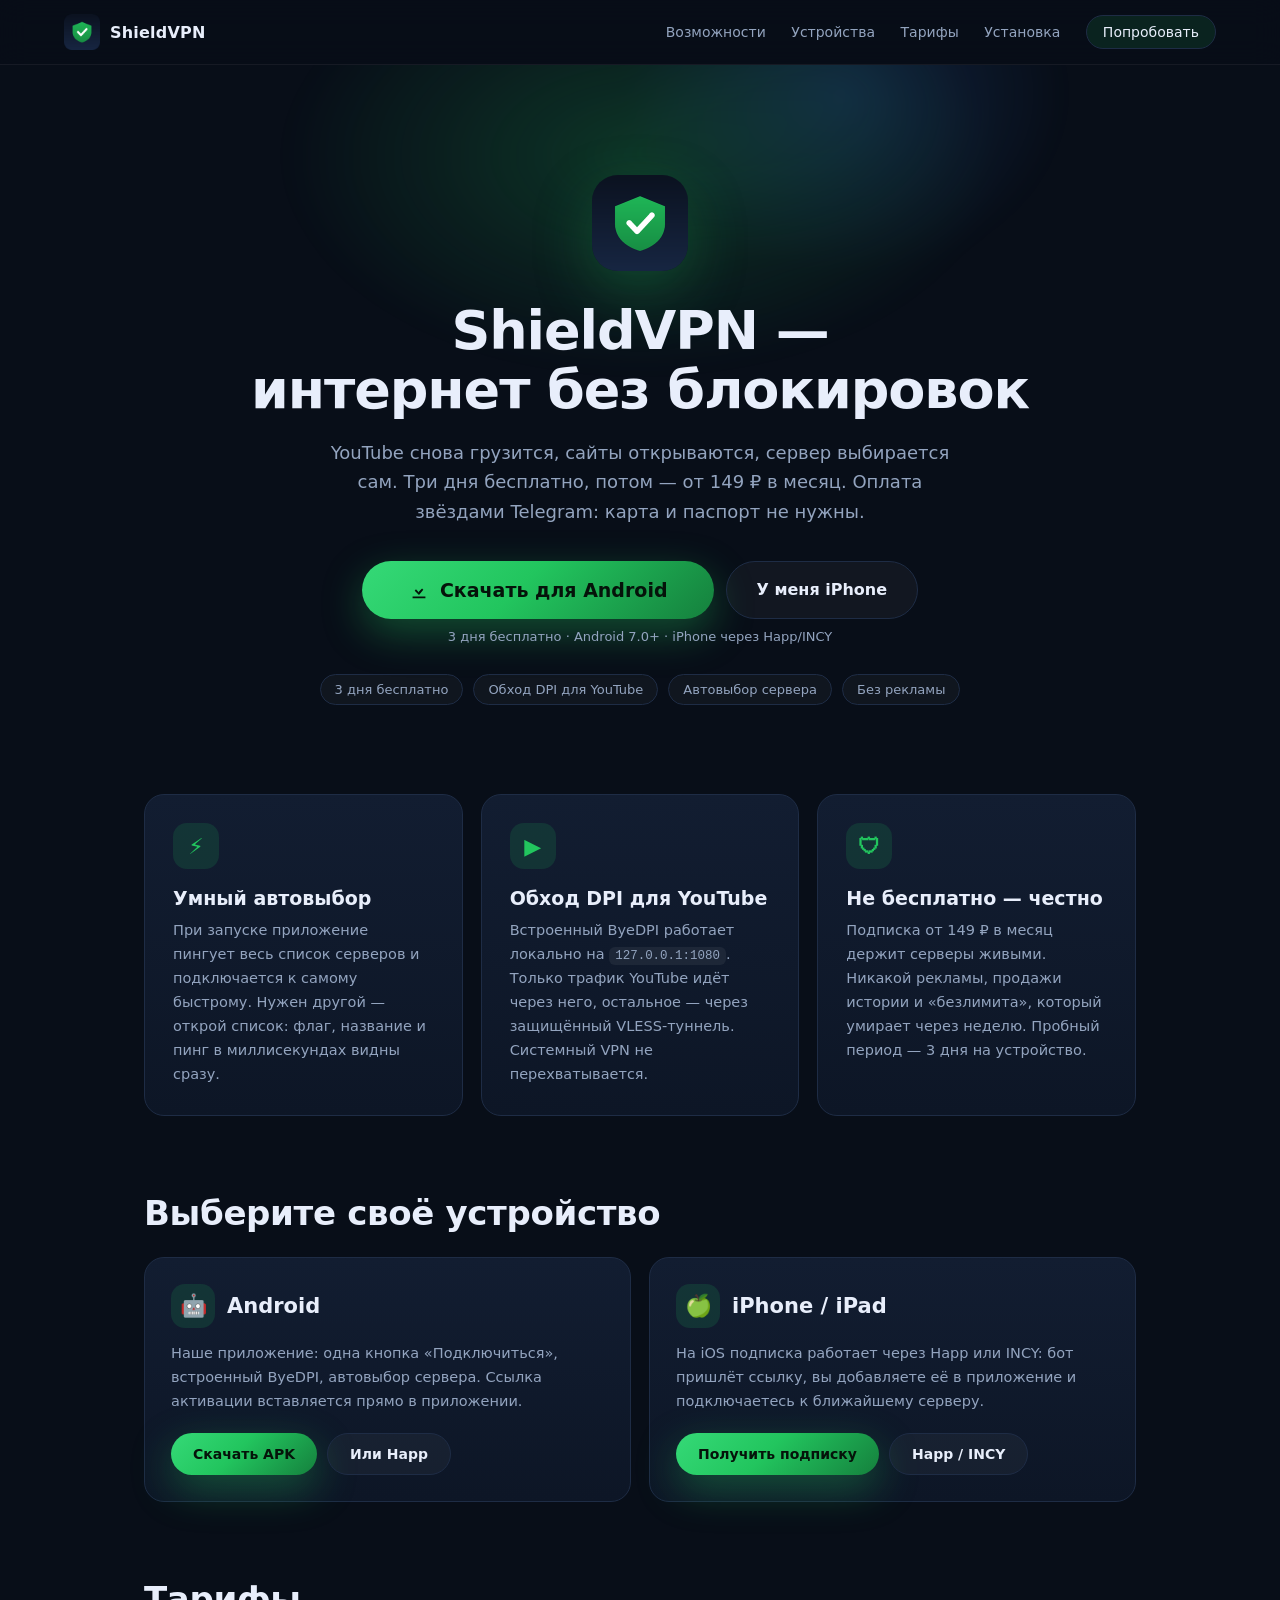
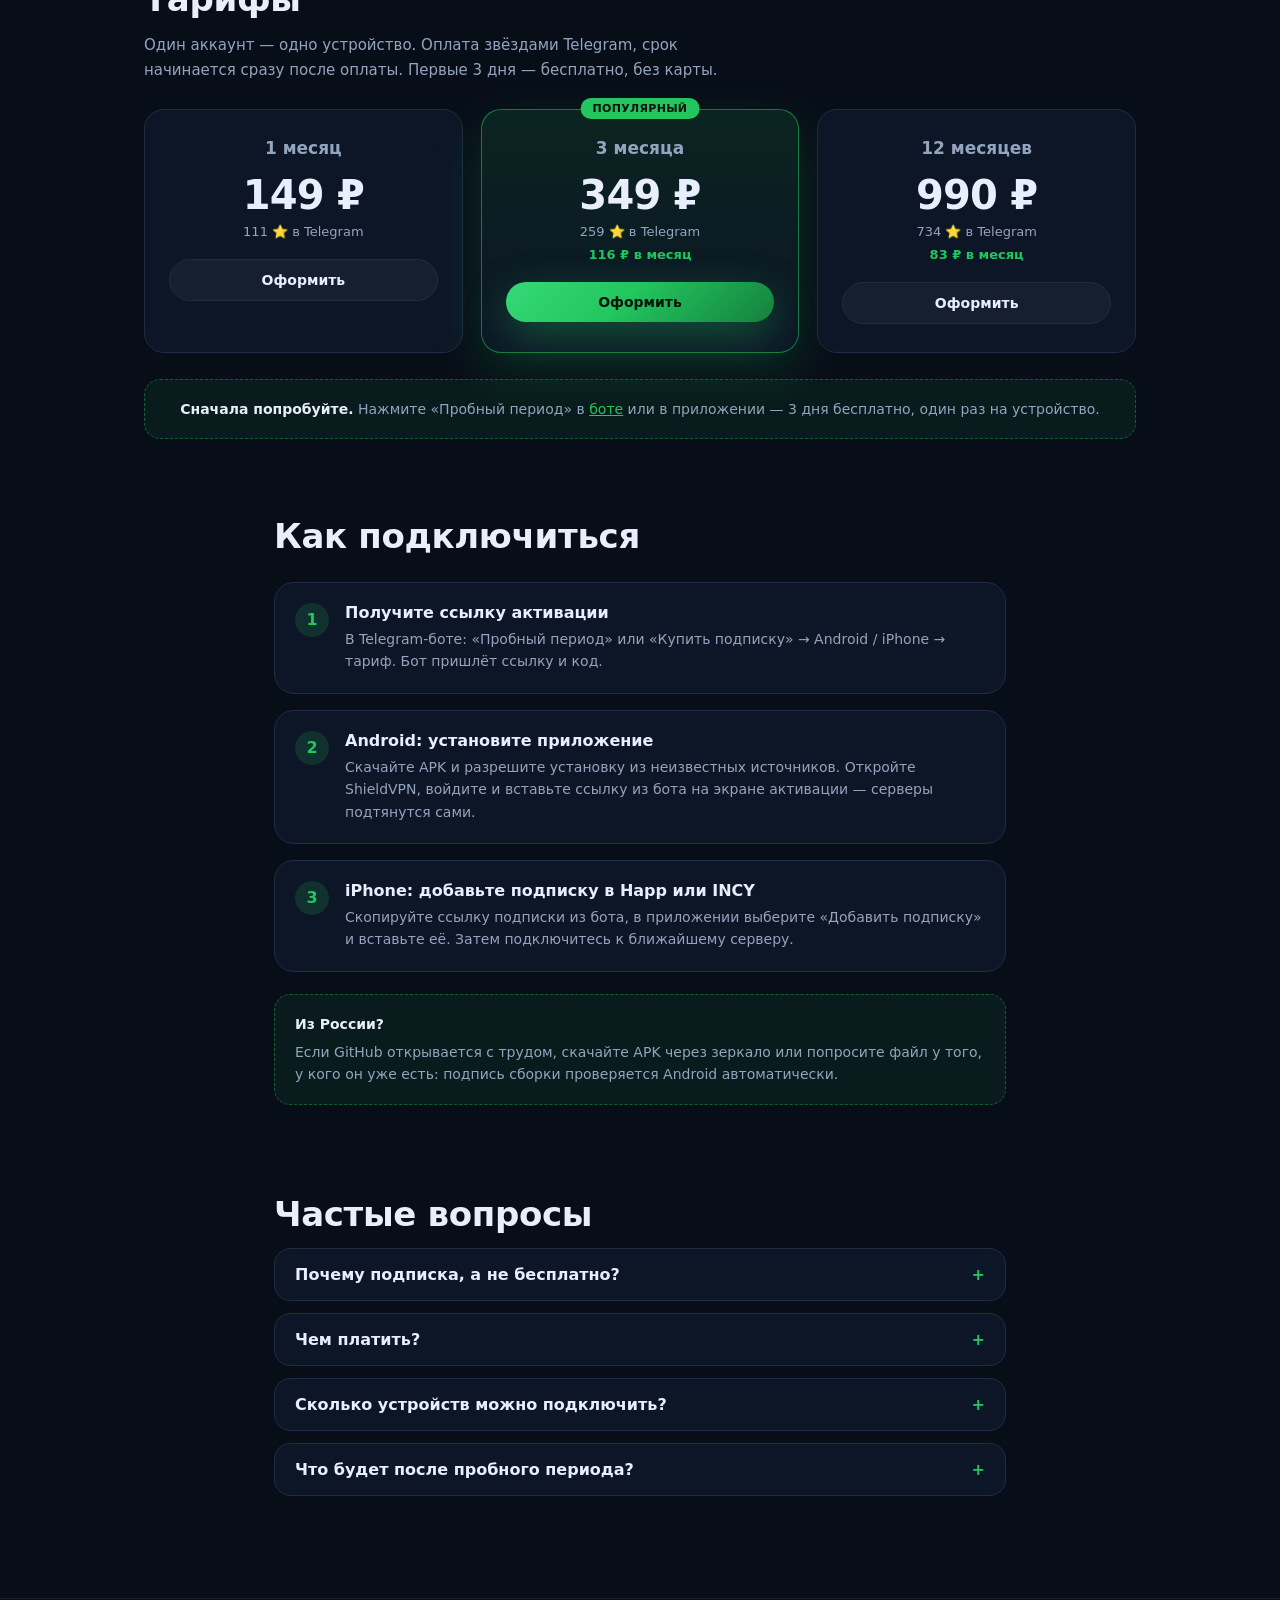
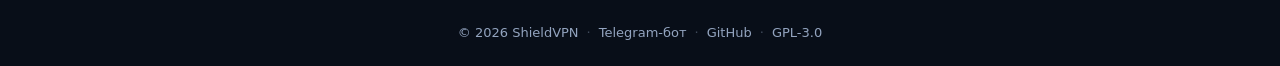
<file: site/index.html>
<!DOCTYPE html>
<html lang="ru">
<head>
  <meta charset="utf-8" />
  <meta name="viewport" content="width=device-width, initial-scale=1" />
  <title>ShieldVPN — быстрый интернет без блокировок</title>
  <meta name="description" content="ShieldVPN: VPN с обходом DPI для YouTube, автовыбором серверов и подпиской от 149 ₽. 3 дня бесплатно, оплата звёздами Telegram. Android и iPhone." />
  <meta name="theme-color" content="#0b1220" />
  <meta property="og:title" content="ShieldVPN — быстрый интернет без блокировок" />
  <meta property="og:description" content="Обход DPI для YouTube, автовыбор серверов, 3 дня бесплатно. Подписка от 149 ₽ в месяц." />
  <meta property="og:type" content="website" />
  <link rel="icon" href="icon.png" />
  <link rel="stylesheet" href="styles.css" />
</head>
<body>
  <header class="nav">
    <a class="brand" href="#top">
      <img src="icon.png" alt="" width="36" height="36" />
      <span>ShieldVPN</span>
    </a>
    <nav>
      <a href="#features">Возможности</a>
      <a href="#platforms">Устройства</a>
      <a href="#pricing">Тарифы</a>
      <a href="#install">Установка</a>
      <a class="nav-cta" href="https://t.me/shieldvpn_bot" target="_blank" rel="noopener">Попробовать</a>
    </nav>
  </header>

  <main id="top">
    <section class="hero">
      <div class="glow" aria-hidden="true"></div>
      <div class="hero-inner">
        <img class="hero-icon" src="icon.png" alt="Иконка ShieldVPN" width="96" height="96" />
        <h1>ShieldVPN —<br />интернет без блокировок</h1>
        <p class="lead">
          YouTube снова грузится, сайты открываются, сервер выбирается сам.
          Три дня бесплатно, потом — от 149 ₽ в месяц. Оплата звёздами
          Telegram: карта и паспорт не нужны.
        </p>

        <div class="hero-actions">
          <div class="cta-row">
            <a class="btn btn-primary" id="download" href="https://github.com/murshahsinov-bit/vpn-constructor/releases/latest">
              <svg viewBox="0 0 24 24" width="22" height="22" aria-hidden="true">
                <path fill="currentColor" d="M12 3v10.6l3.3-3.3 1.4 1.4L12 17.4l-4.7-4.7 1.4-1.4 3.3 3.3V3h2ZM5 19h14v2H5v-2Z"/>
              </svg>
              Скачать для Android
            </a>
            <a class="btn btn-ghost" href="#platforms">У меня iPhone</a>
          </div>
          <span class="meta" id="release-meta">3 дня бесплатно · Android 7.0+ · iPhone через Happ/INCY</span>
        </div>

        <ul class="pills">
          <li>3 дня бесплатно</li>
          <li>Обход DPI для YouTube</li>
          <li>Автовыбор сервера</li>
          <li>Без рекламы</li>
        </ul>
      </div>
    </section>

    <section id="features" class="features">
      <article class="card">
        <div class="card-icon">⚡</div>
        <h2>Умный автовыбор</h2>
        <p>
          При запуске приложение пингует весь список серверов и подключается к
          самому быстрому. Нужен другой — открой список: флаг, название и пинг в
          миллисекундах видны сразу.
        </p>
      </article>

      <article class="card">
        <div class="card-icon">▶</div>
        <h2>Обход DPI для YouTube</h2>
        <p>
          Встроенный ByeDPI работает локально на <code>127.0.0.1:1080</code>.
          Только трафик YouTube идёт через него, остальное — через защищённый
          VLESS-туннель. Системный VPN не перехватывается.
        </p>
      </article>

      <article class="card">
        <div class="card-icon">🛡</div>
        <h2>Не бесплатно — честно</h2>
        <p>
          Подписка от 149 ₽ в месяц держит серверы живыми. Никакой рекламы,
          продажи истории и «безлимита», который умирает через неделю.
          Пробный период — 3 дня на устройство.
        </p>
      </article>
    </section>

    <section id="platforms" class="platforms">
      <h2>Выберите своё устройство</h2>
      <div class="platform-grid">
        <article class="platform">
          <div class="platform-head">
            <span class="platform-icon">🤖</span>
            <h3>Android</h3>
          </div>
          <p>
            Наше приложение: одна кнопка «Подключиться», встроенный ByeDPI,
            автовыбор сервера. Ссылка активации вставляется прямо в приложении.
          </p>
          <div class="platform-actions">
            <a class="btn btn-primary btn-sm" id="download-android" href="https://github.com/murshahsinov-bit/vpn-constructor/releases/latest">Скачать APK</a>
            <a class="btn btn-ghost btn-sm" href="https://happ.su" target="_blank" rel="noopener">Или Happ</a>
          </div>
        </article>

        <article class="platform">
          <div class="platform-head">
            <span class="platform-icon">🍏</span>
            <h3>iPhone / iPad</h3>
          </div>
          <p>
            На iOS подписка работает через Happ или INCY: бот пришлёт ссылку,
            вы добавляете её в приложение и подключаетесь к ближайшему серверу.
          </p>
          <div class="platform-actions">
            <a class="btn btn-primary btn-sm" href="https://t.me/shieldvpn_bot" target="_blank" rel="noopener">Получить подписку</a>
            <a class="btn btn-ghost btn-sm" href="https://happ.su" target="_blank" rel="noopener">Happ / INCY</a>
          </div>
        </article>
      </div>
    </section>

    <section id="pricing" class="pricing">
      <h2>Тарифы</h2>
      <p class="pricing-lead">
        Один аккаунт — одно устройство. Оплата звёздами Telegram, срок
        начинается сразу после оплаты. Первые 3 дня — бесплатно, без карты.
      </p>

      <div class="price-grid">
        <article class="price" data-plan="m1">
          <h3>1 месяц</h3>
          <div class="price-value"><span data-price="m1">149</span> ₽</div>
          <div class="price-stars"><span data-stars="m1">111</span> ⭐ в Telegram</div>
          <a class="btn btn-ghost btn-sm" href="https://t.me/shieldvpn_bot?start=buy" target="_blank" rel="noopener">Оформить</a>
        </article>

        <article class="price price-hot" data-plan="m3">
          <span class="badge">Популярный</span>
          <h3>3 месяца</h3>
          <div class="price-value"><span data-price="m3">349</span> ₽</div>
          <div class="price-stars"><span data-stars="m3">259</span> ⭐ в Telegram</div>
          <div class="price-note">116 ₽ в месяц</div>
          <a class="btn btn-primary btn-sm" href="https://t.me/shieldvpn_bot?start=buy" target="_blank" rel="noopener">Оформить</a>
        </article>

        <article class="price" data-plan="m12">
          <h3>12 месяцев</h3>
          <div class="price-value"><span data-price="m12">990</span> ₽</div>
          <div class="price-stars"><span data-stars="m12">734</span> ⭐ в Telegram</div>
          <div class="price-note">83 ₽ в месяц</div>
          <a class="btn btn-ghost btn-sm" href="https://t.me/shieldvpn_bot?start=buy" target="_blank" rel="noopener">Оформить</a>
        </article>
      </div>

      <div class="notice notice-center">
        <strong>Сначала попробуйте.</strong> Нажмите «Пробный период» в
        <a href="https://t.me/shieldvpn_bot" target="_blank" rel="noopener">боте</a>
        или в приложении — 3 дня бесплатно, один раз на устройство.
      </div>
    </section>

    <section id="install" class="install">
      <h2>Как подключиться</h2>
      <ol>
        <li>
          <span class="step">1</span>
          <div>
            <strong>Получите ссылку активации</strong>
            <p>В Telegram-боте: «Пробный период» или «Купить подписку» → Android / iPhone → тариф. Бот пришлёт ссылку и код.</p>
          </div>
        </li>
        <li>
          <span class="step">2</span>
          <div>
            <strong>Android: установите приложение</strong>
            <p>Скачайте APK и разрешите установку из неизвестных источников. Откройте ShieldVPN, войдите и вставьте ссылку из бота на экране активации — серверы подтянутся сами.</p>
          </div>
        </li>
        <li>
          <span class="step">3</span>
          <div>
            <strong>iPhone: добавьте подписку в Happ или INCY</strong>
            <p>Скопируйте ссылку подписки из бота, в приложении выберите «Добавить подписку» и вставьте её. Затем подключитесь к ближайшему серверу.</p>
          </div>
        </li>
      </ol>

      <div class="notice">
        <strong>Из России?</strong> Если GitHub открывается с трудом, скачайте APK
        через зеркало или попросите файл у того, у кого он уже есть: подпись
        сборки проверяется Android автоматически.
      </div>
    </section>

    <section class="faq">
      <h2>Частые вопросы</h2>
      <details>
        <summary>Почему подписка, а не бесплатно?</summary>
        <p>Серверы, трафик и обход DPI стоят денег. 149 ₽ в месяц покрывают их без рекламы и продажи данных.</p>
      </details>
      <details>
        <summary>Чем платить?</summary>
        <p>Звёздами Telegram — они покупаются внутри Telegram картой или через бота. Никаких передач данных карты сайту.</p>
      </details>
      <details>
        <summary>Сколько устройств можно подключить?</summary>
        <p>Одна лицензия — одно устройство. Для второй установки оформите отдельную подписку в боте.</p>
      </details>
      <details>
        <summary>Что будет после пробного периода?</summary>
        <p>Доступ остановится, серверы останутся в приложении. Оплатите тариф в боте и вставьте новую ссылку активации.</p>
      </details>
    </section>
  </main>

  <footer>
    <div class="footer-inner">
      <span>© <span id="year">2026</span> ShieldVPN</span>
      <span class="dot">·</span>
      <a href="https://t.me/shieldvpn_bot" target="_blank" rel="noopener">Telegram-бот</a>
      <span class="dot">·</span>
      <a href="https://github.com/murshahsinov-bit/vpn-constructor" target="_blank" rel="noopener">GitHub</a>
      <span class="dot">·</span>
      <a href="https://github.com/murshahsinov-bit/vpn-constructor/blob/main/LICENSE" target="_blank" rel="noopener">GPL-3.0</a>
    </div>
  </footer>

  <script src="app.js"></script>
</body>
</html>
</file>
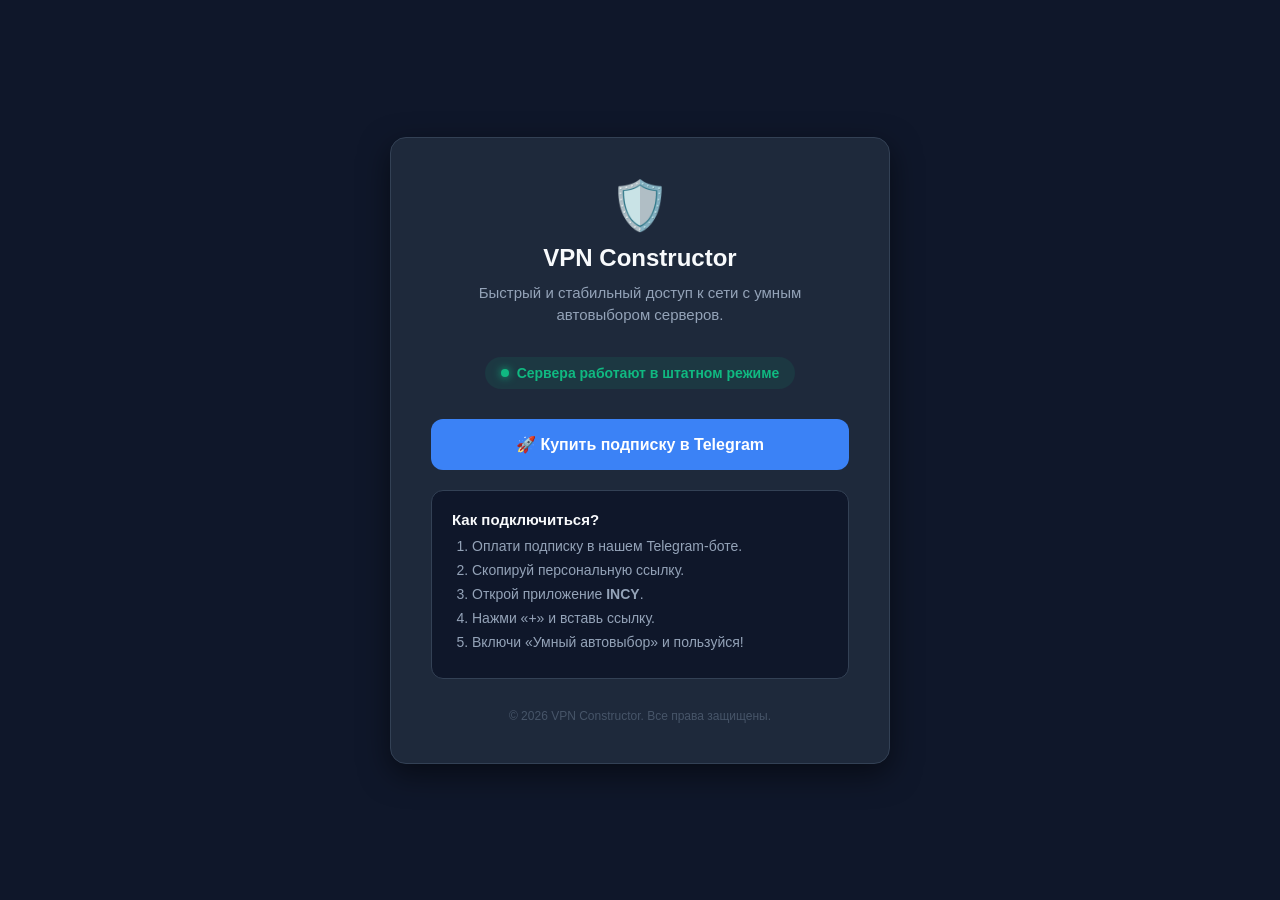
<file: web/static/index.html>
<!DOCTYPE html>
<html lang="ru">
<head>
    <meta charset="UTF-8">
    <meta name="viewport" content="width=device-width, initial-scale=1.0">
    <title>VPN Constructor | Умный доступ</title>
    <style>
        :root {
            --bg-color: #0f172a;
            --card-bg: #1e293b;
            --text-main: #f8fafc;
            --text-muted: #94a3b8;
            --accent: #3b82f6;
            --accent-hover: #2563eb;
            --success: #10b981;
        }

        * {
            box-sizing: border-box;
            margin: 0;
            padding: 0;
            font-family: -apple-system, BlinkMacSystemFont, "Segoe UI", Roboto, Helvetica, Arial, sans-serif;
        }

        body {
            background-color: var(--bg-color);
            color: var(--text-main);
            display: flex;
            justify-content: center;
            align-items: center;
            min-height: 100vh;
            padding: 20px;
        }

        .container {
            background-color: var(--card-bg);
            border-radius: 16px;
            padding: 40px;
            max-width: 500px;
            width: 100%;
            box-shadow: 0 10px 30px rgba(0, 0, 0, 0.5);
            text-align: center;
            border: 1px solid #334155;
        }

        .logo {
            font-size: 48px;
            margin-bottom: 10px;
        }

        h1 {
            font-size: 24px;
            margin-bottom: 10px;
            font-weight: 700;
        }

        p {
            color: var(--text-muted);
            font-size: 15px;
            line-height: 1.5;
            margin-bottom: 30px;
        }

        .status {
            display: inline-flex;
            align-items: center;
            background-color: rgba(16, 185, 129, 0.1);
            color: var(--success);
            padding: 8px 16px;
            border-radius: 20px;
            font-size: 14px;
            font-weight: 600;
            margin-bottom: 30px;
        }

        .status::before {
            content: "";
            display: inline-block;
            width: 8px;
            height: 8px;
            background-color: var(--success);
            border-radius: 50%;
            margin-right: 8px;
            box-shadow: 0 0 8px var(--success);
        }

        .btn {
            display: block;
            background-color: var(--accent);
            color: white;
            text-decoration: none;
            padding: 16px 24px;
            border-radius: 12px;
            font-size: 16px;
            font-weight: 600;
            transition: background-color 0.2s, transform 0.1s;
            margin-bottom: 20px;
        }

        .btn:hover {
            background-color: var(--accent-hover);
        }

        .btn:active {
            transform: scale(0.98);
        }

        .instruction {
            background-color: #0f172a;
            border-radius: 12px;
            padding: 20px;
            text-align: left;
            font-size: 14px;
            border: 1px solid #334155;
        }

        .instruction h3 {
            color: var(--text-main);
            margin-bottom: 10px;
            font-size: 15px;
        }

        .instruction ol {
            margin-left: 20px;
            color: var(--text-muted);
        }

        .instruction li {
            margin-bottom: 8px;
        }

        .footer {
            margin-top: 30px;
            font-size: 12px;
            color: #475569;
        }
    </style>
</head>
<body>

    <div class="container">
        <div class="logo">🛡️</div>
        <h1>VPN Constructor</h1>
        <p>Быстрый и стабильный доступ к сети с умным автовыбором серверов.</p>

        <div class="status">Сервера работают в штатном режиме</div>

        <a href="https://t.me/твой_бот_для_продаж" class="btn" target="_blank">
            🚀 Купить подписку в Telegram
        </a>

        <div class="instruction">
            <h3>Как подключиться?</h3>
            <ol>
                <li>Оплати подписку в нашем Telegram-боте.</li>
                <li>Скопируй персональную ссылку.</li>
                <li>Открой приложение <b>INCY</b>.</li>
                <li>Нажми «+» и вставь ссылку.</li>
                <li>Включи «Умный автовыбор» и пользуйся!</li>
            </ol>
        </div>

        <div class="footer">
            &copy; 2026 VPN Constructor. Все права защищены.
        </div>
    </div>

</body>
</html>
</file>
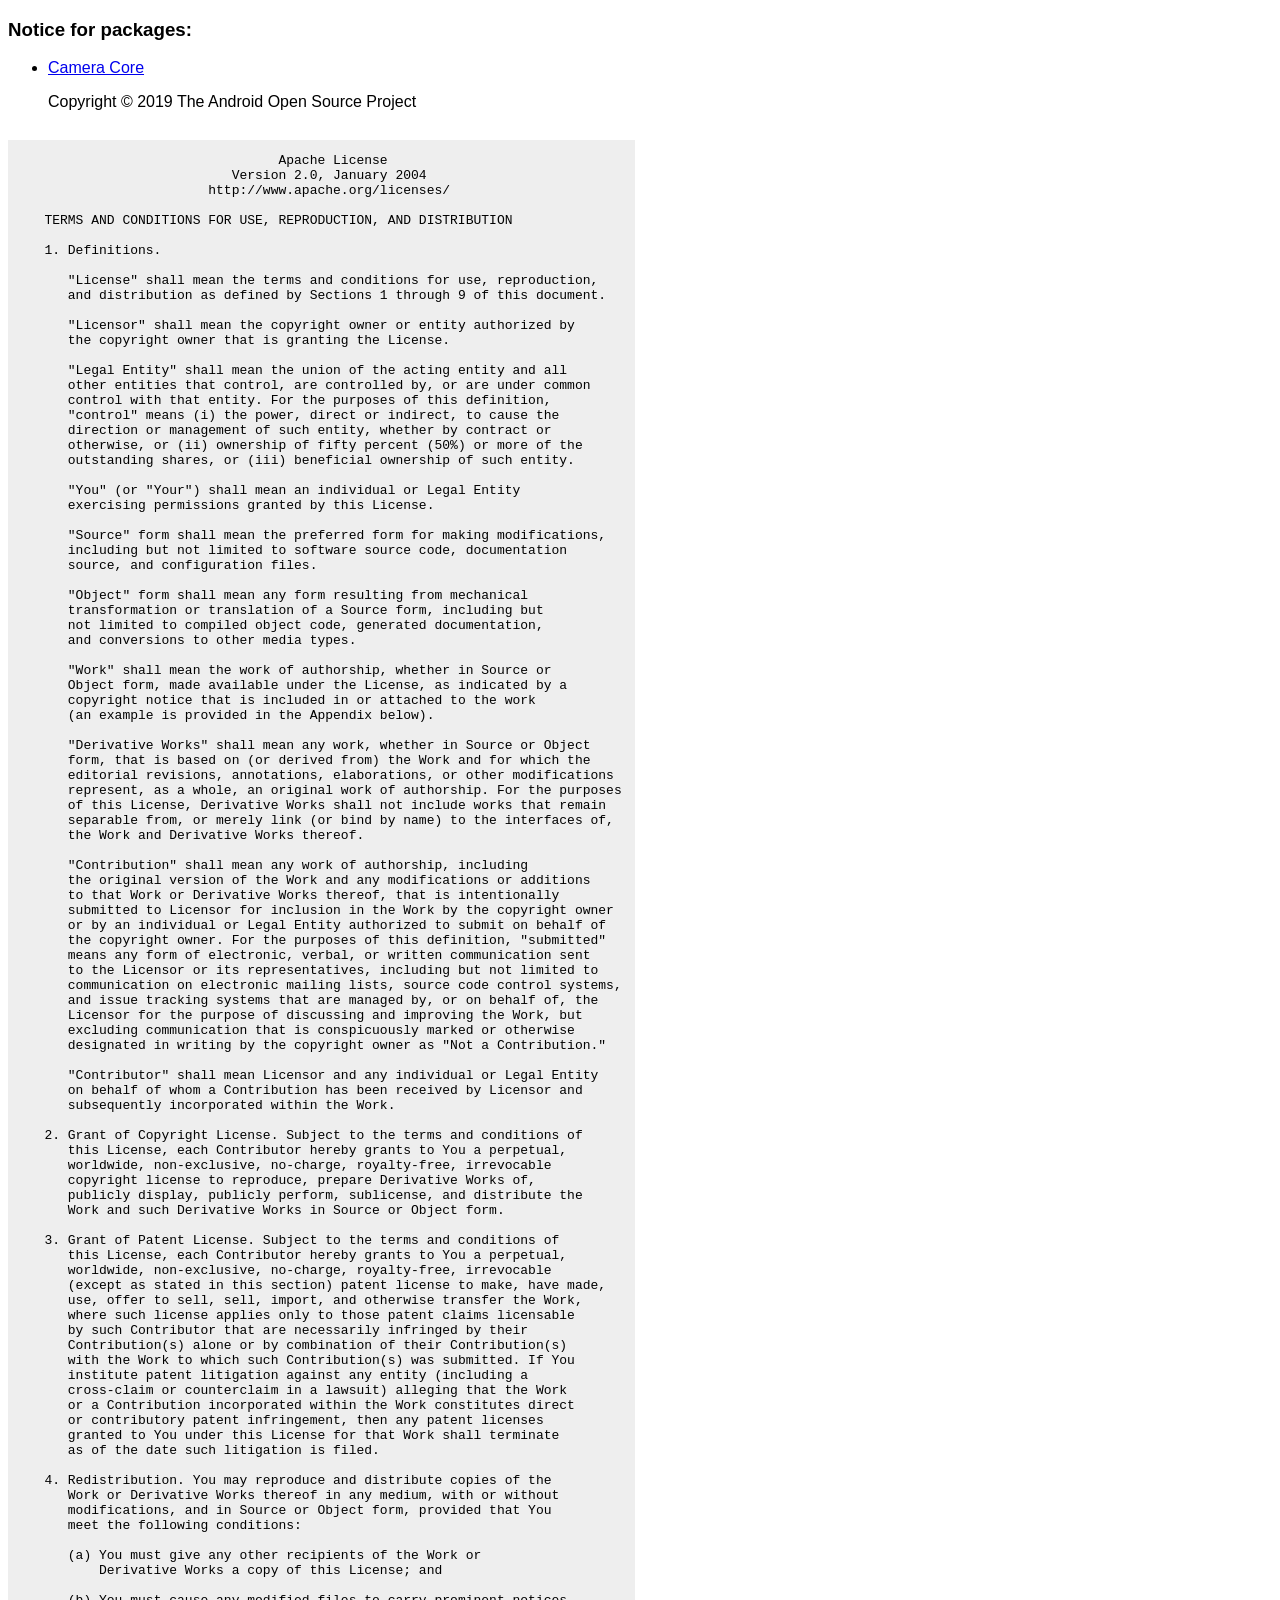
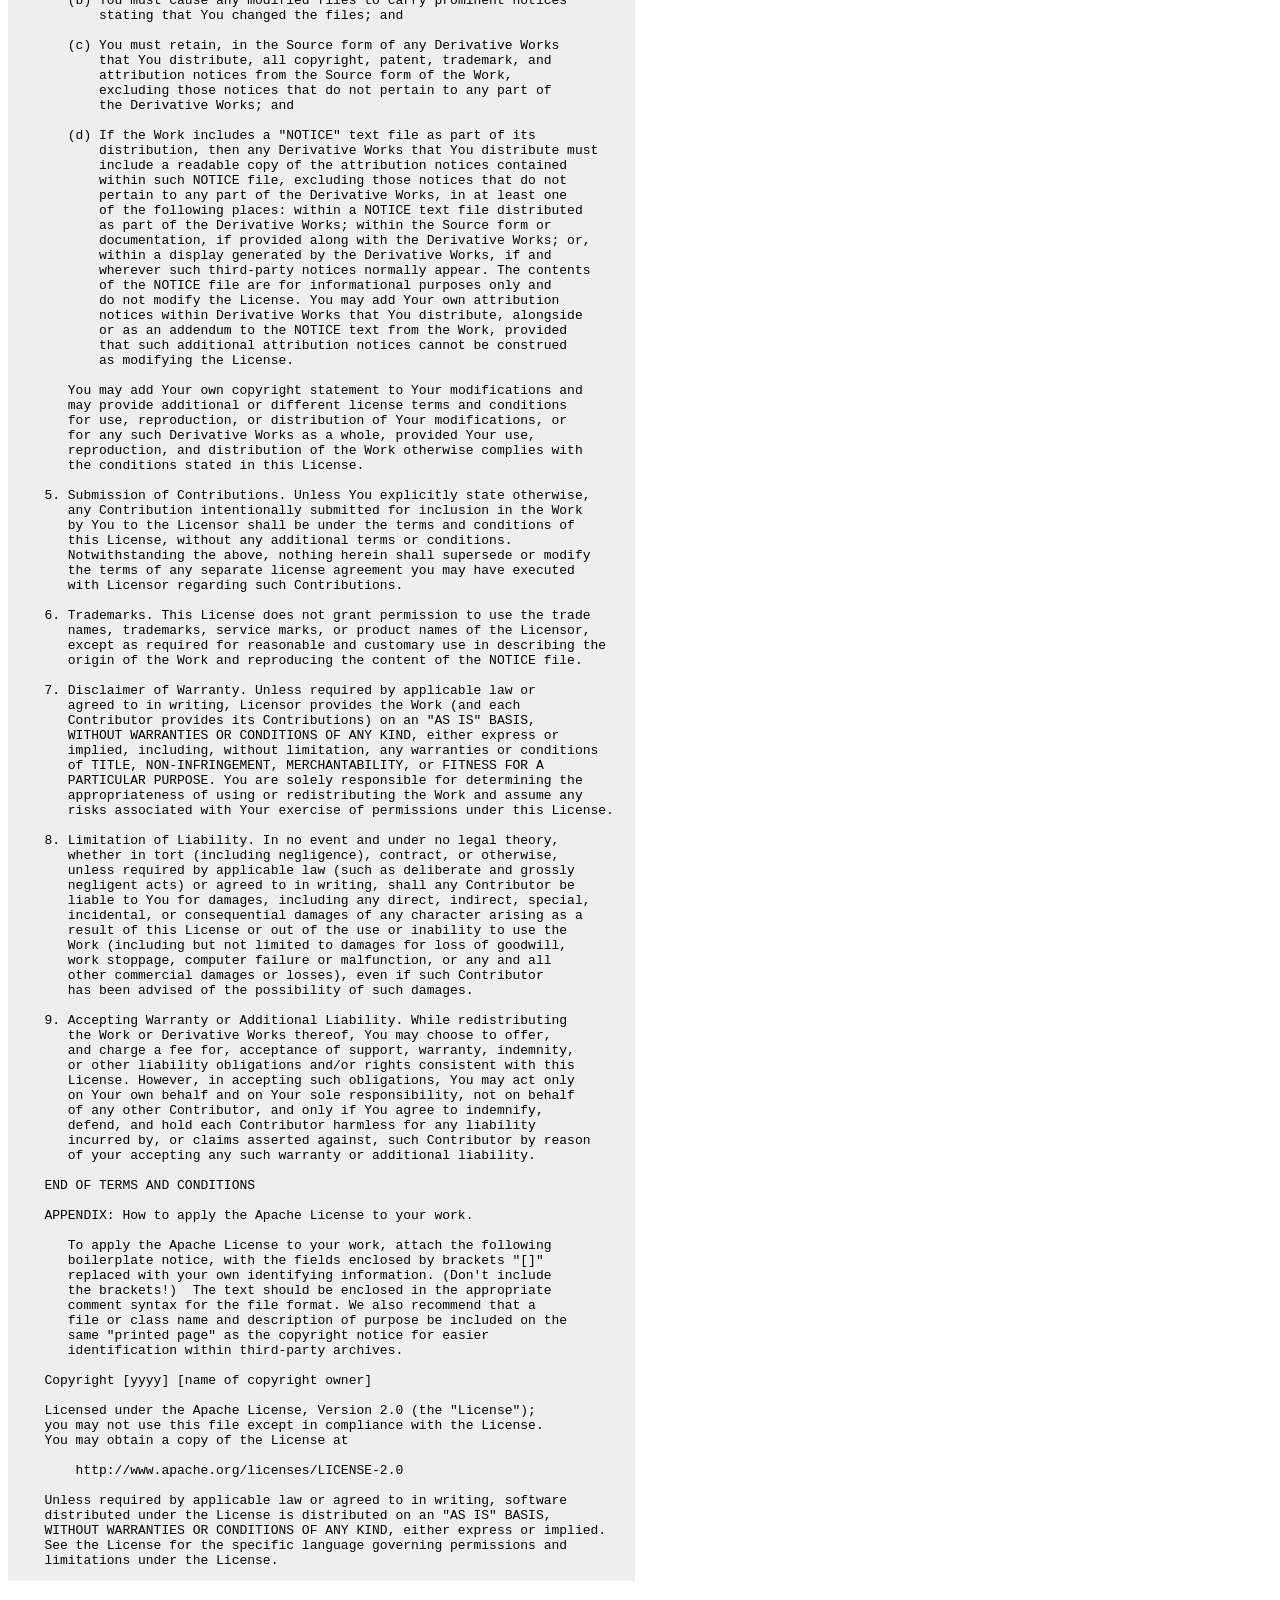
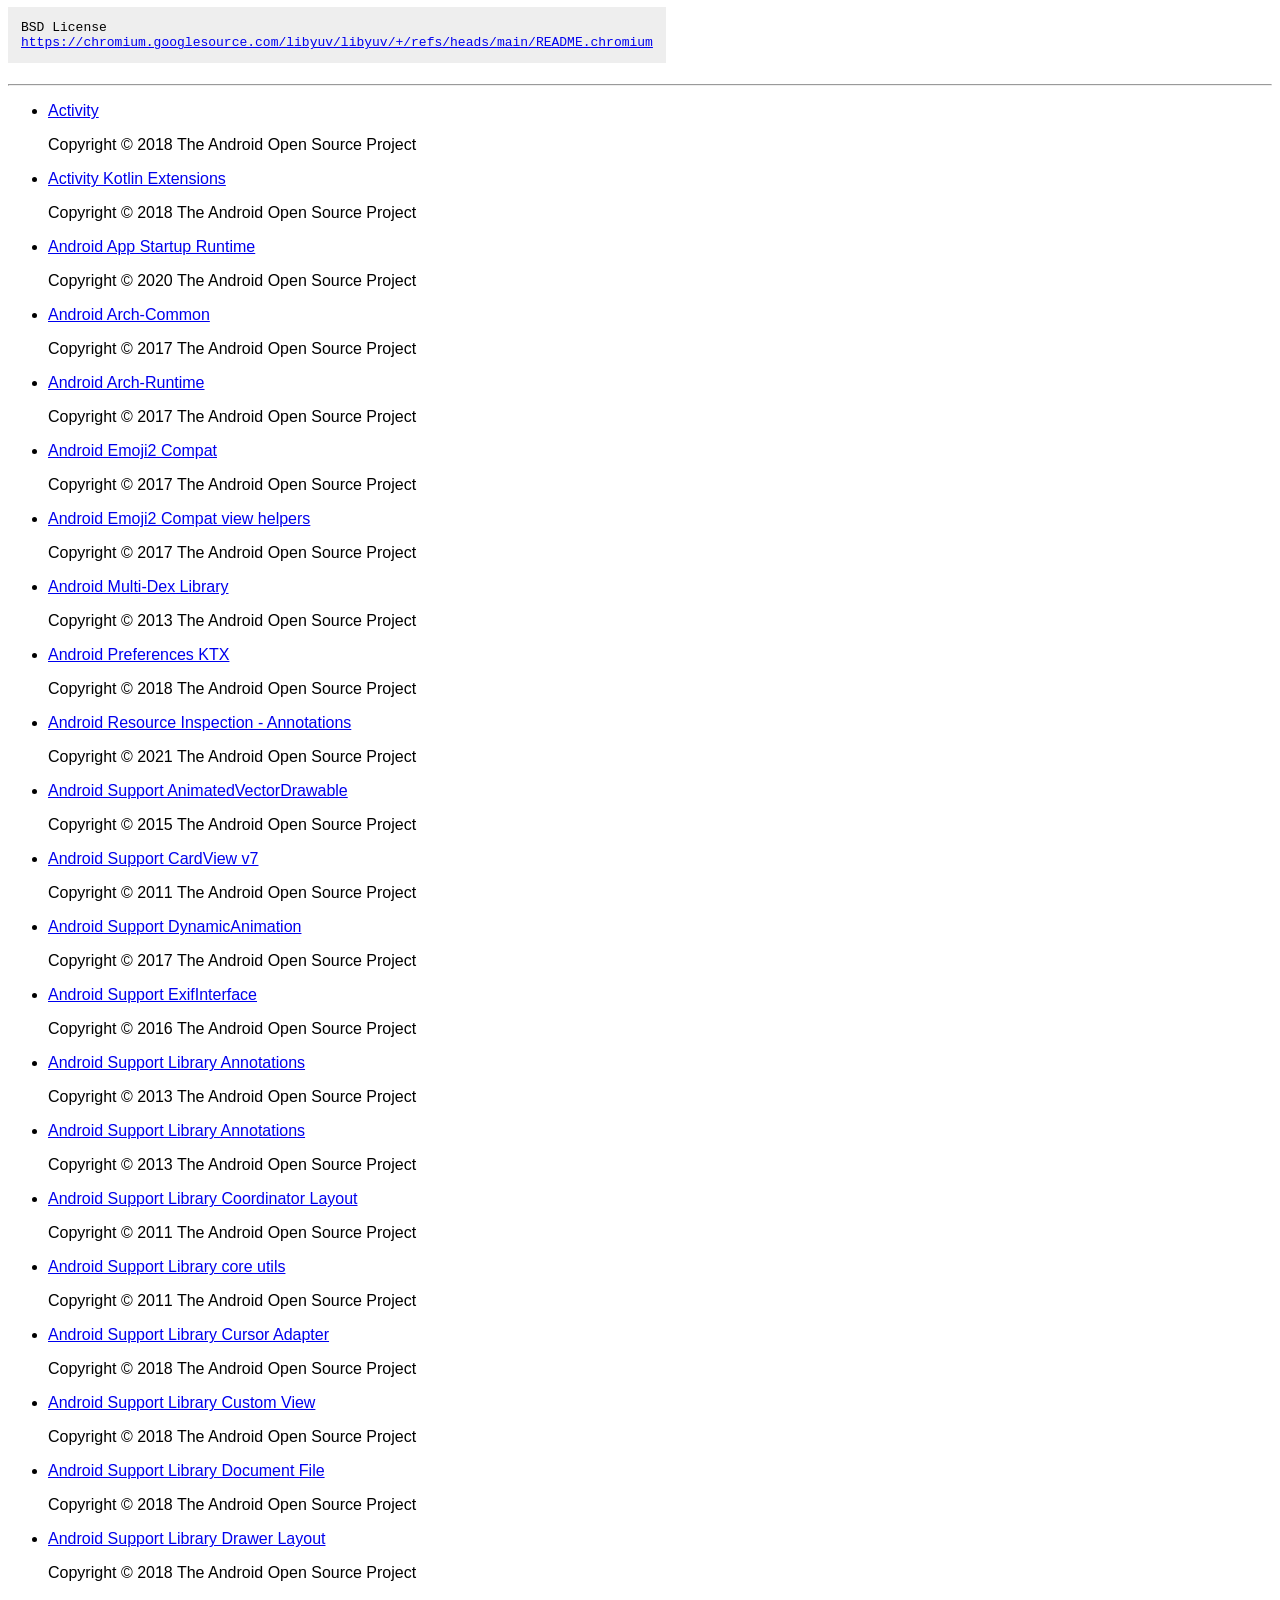
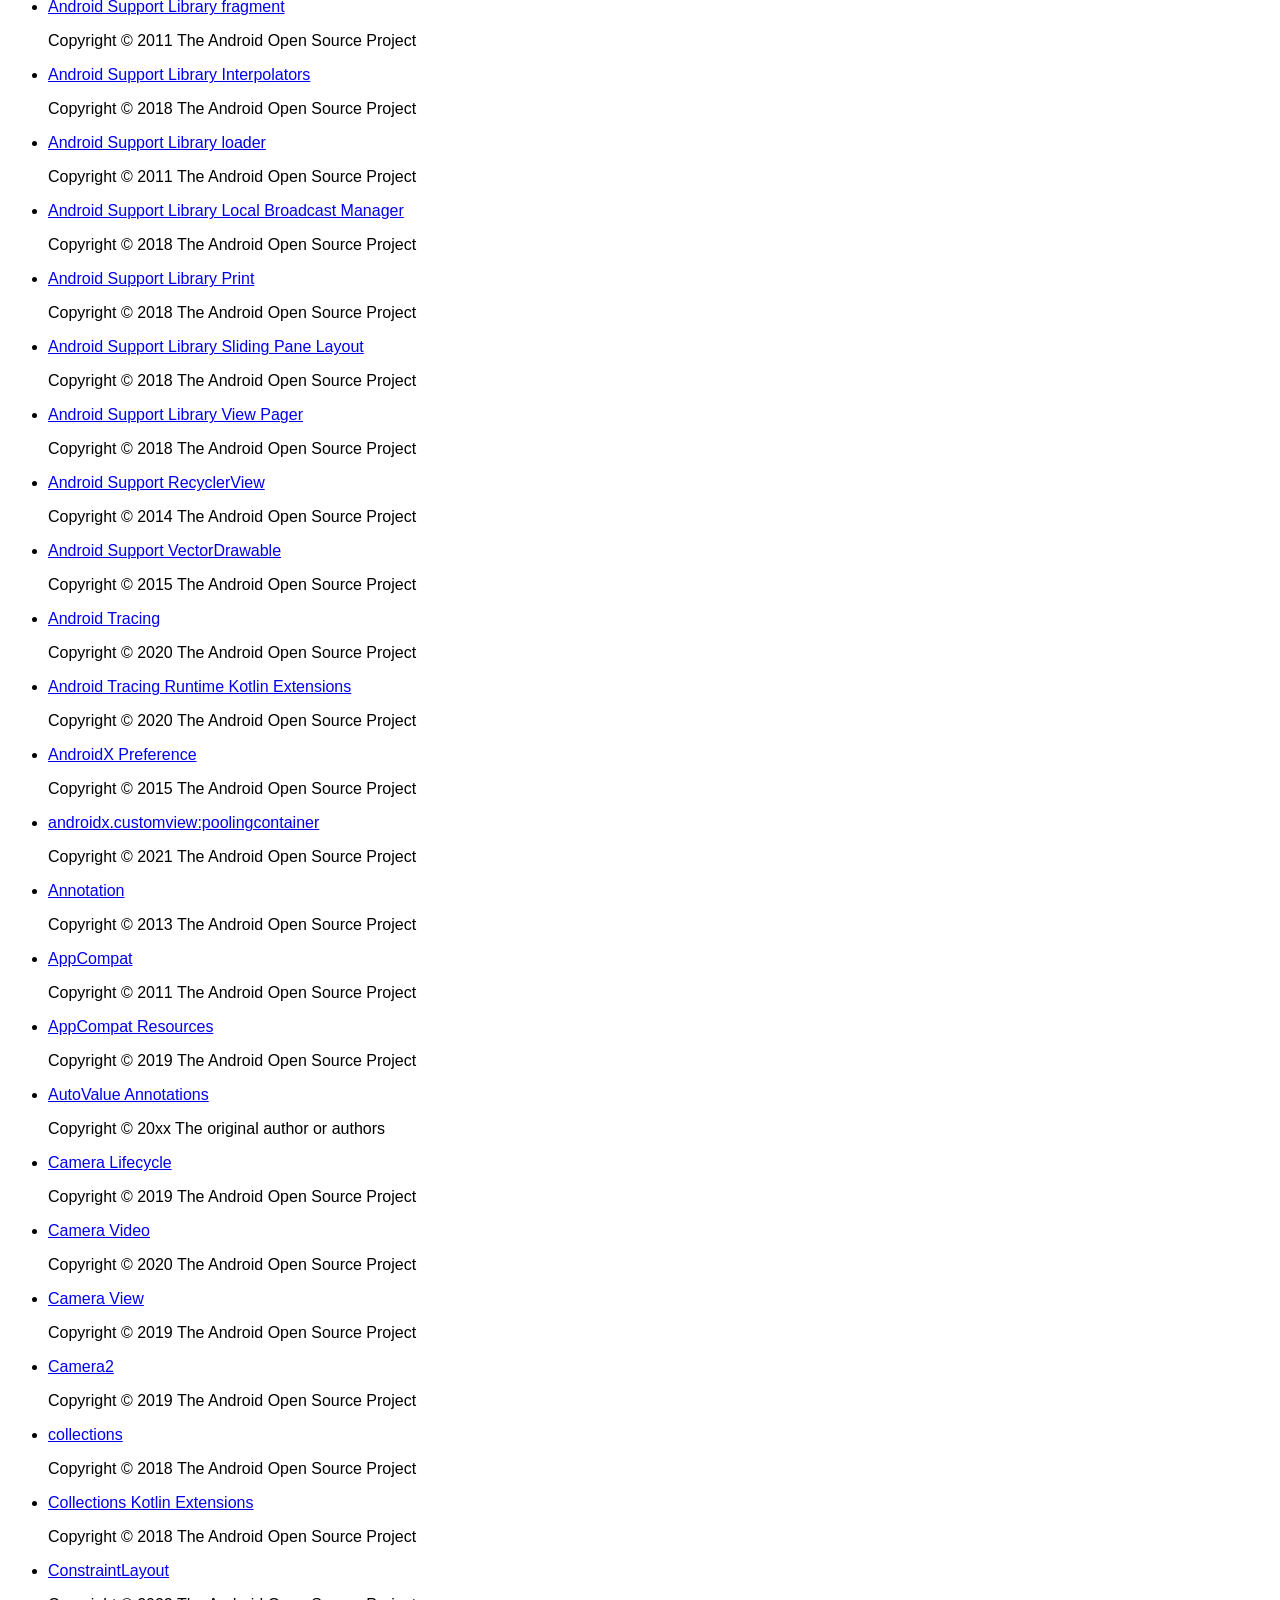
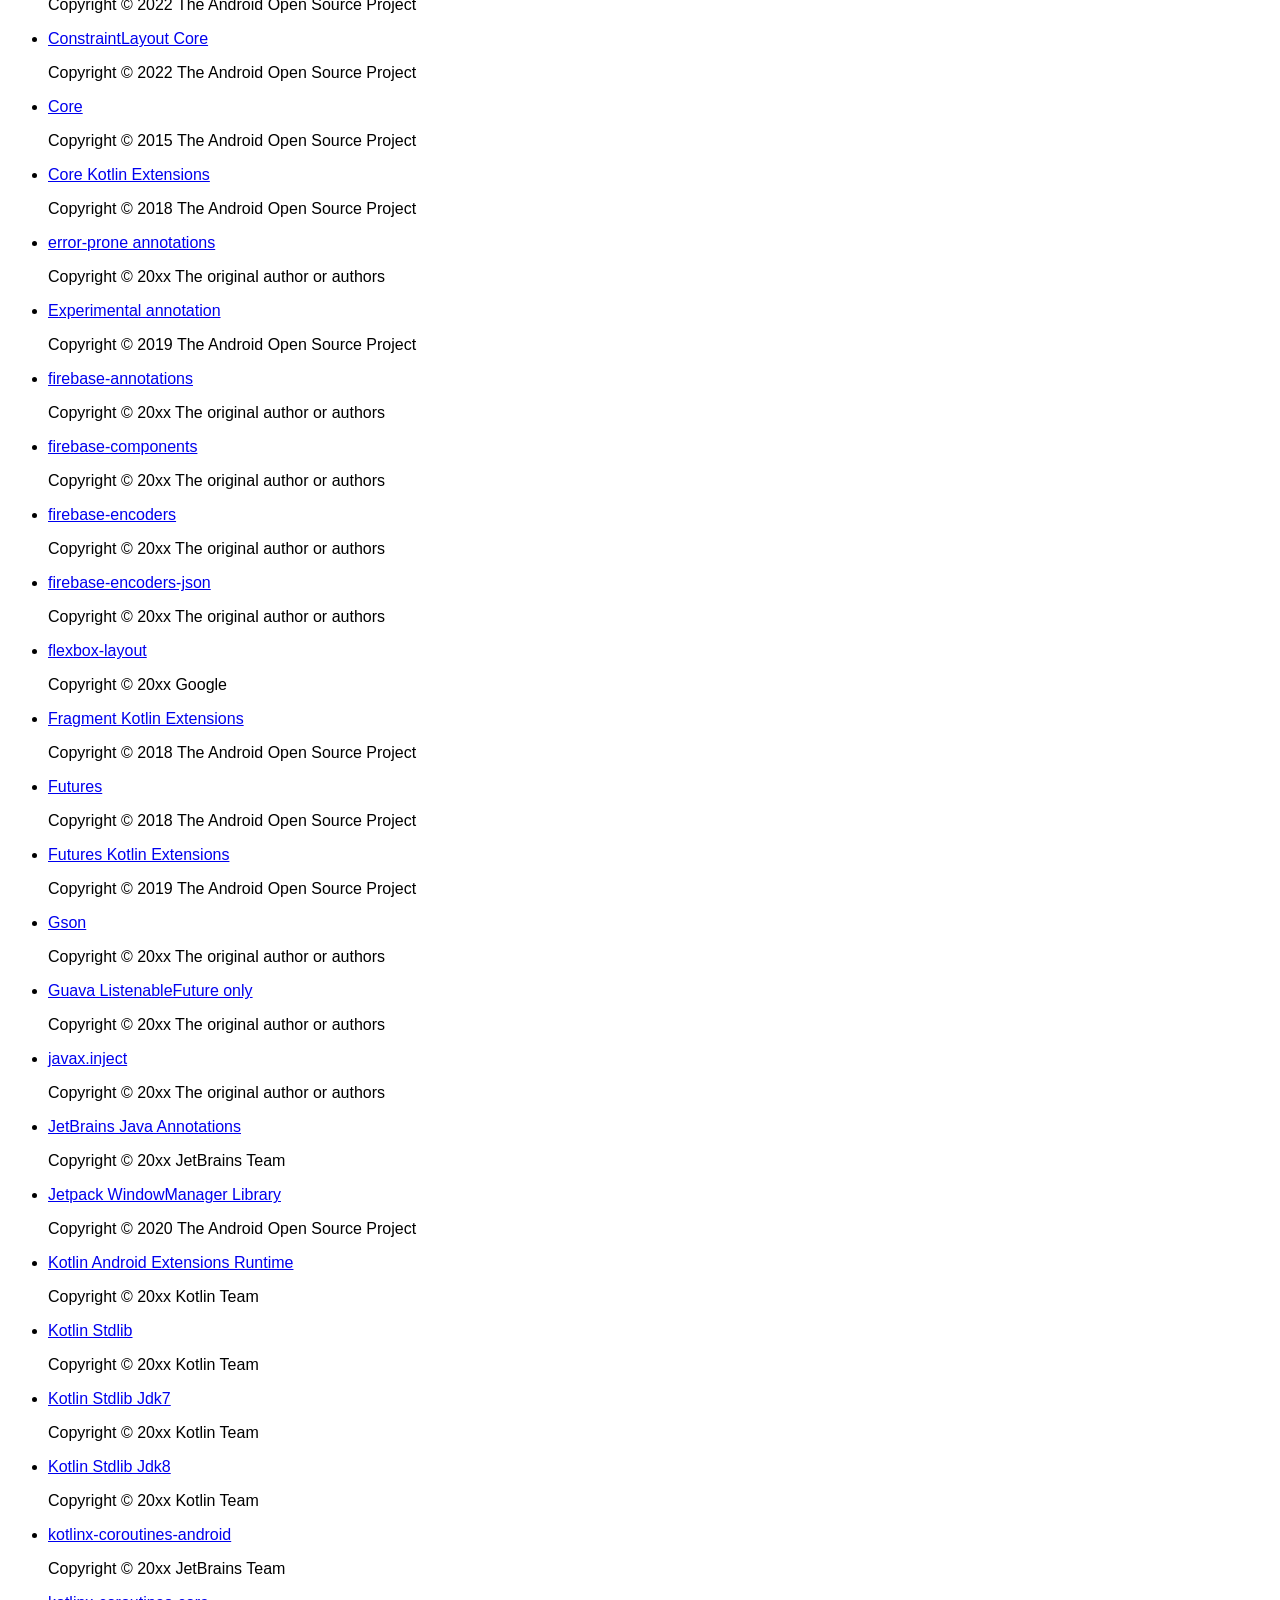
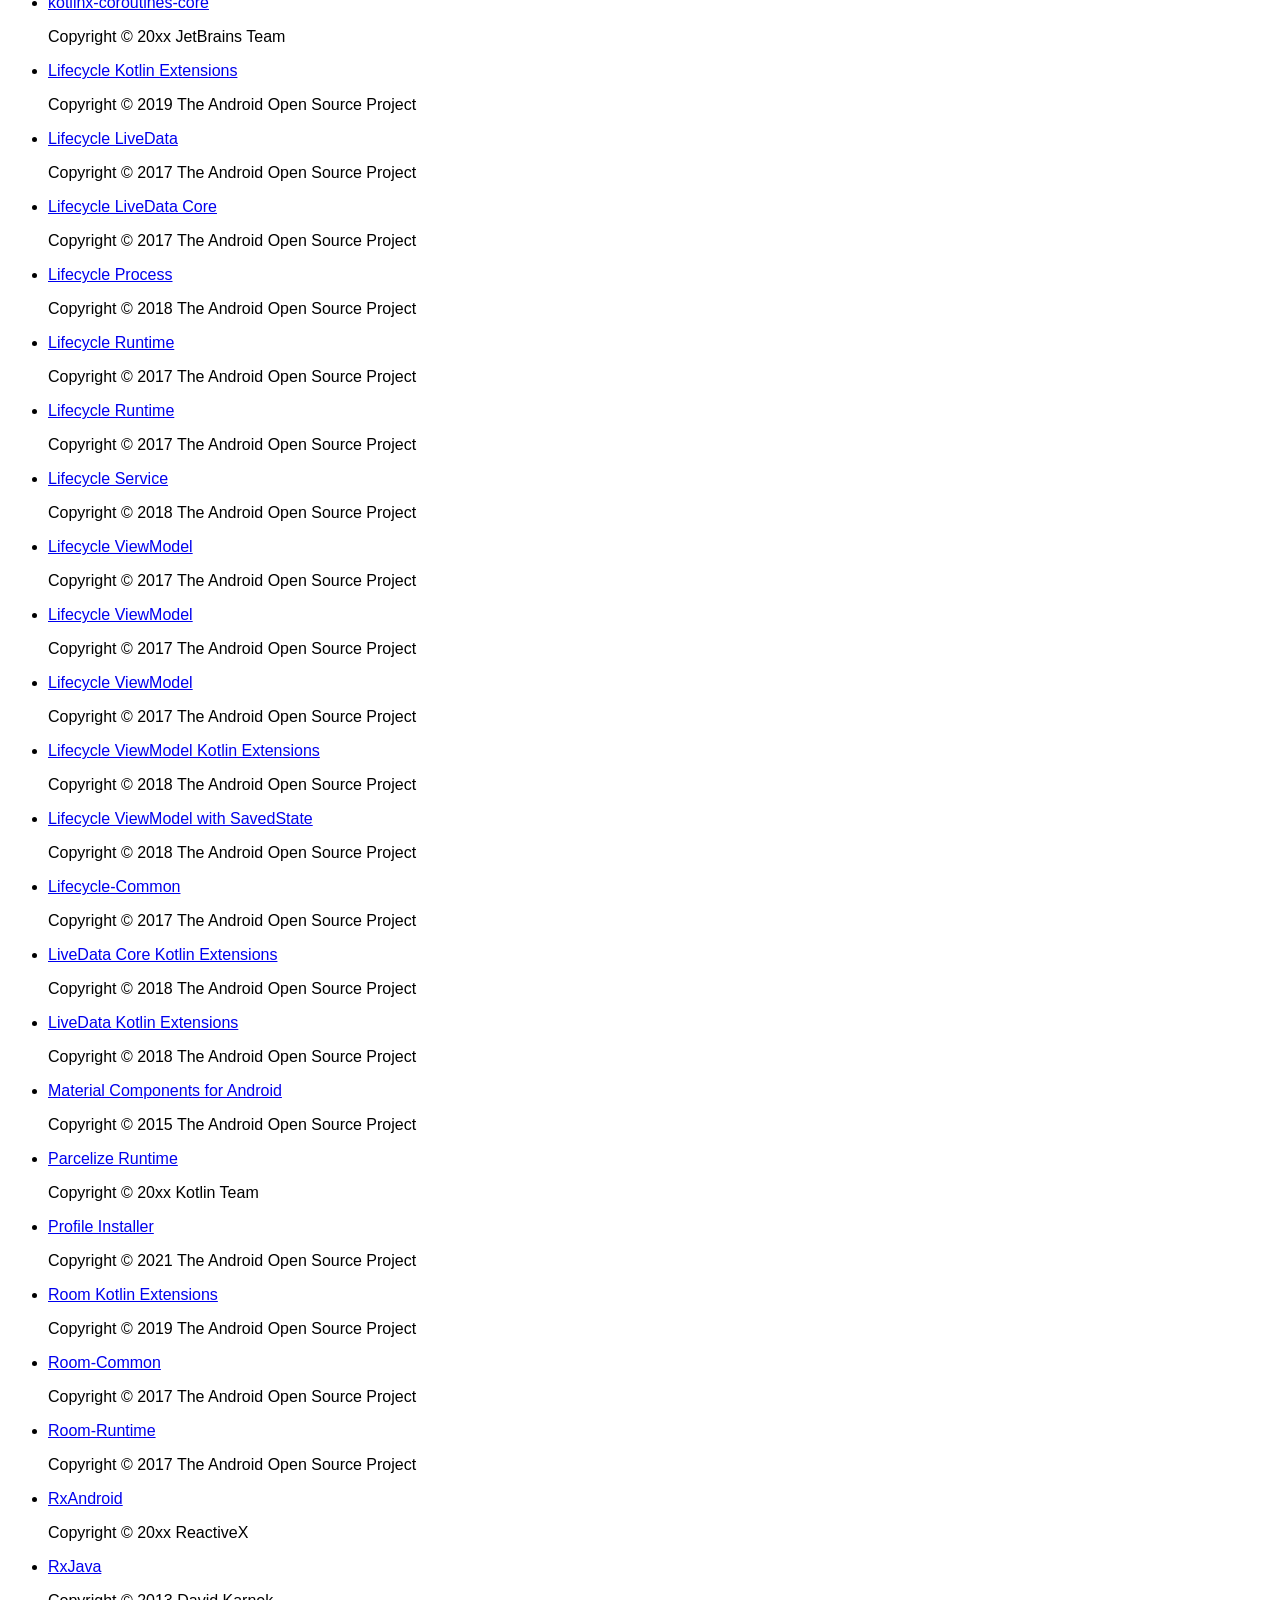
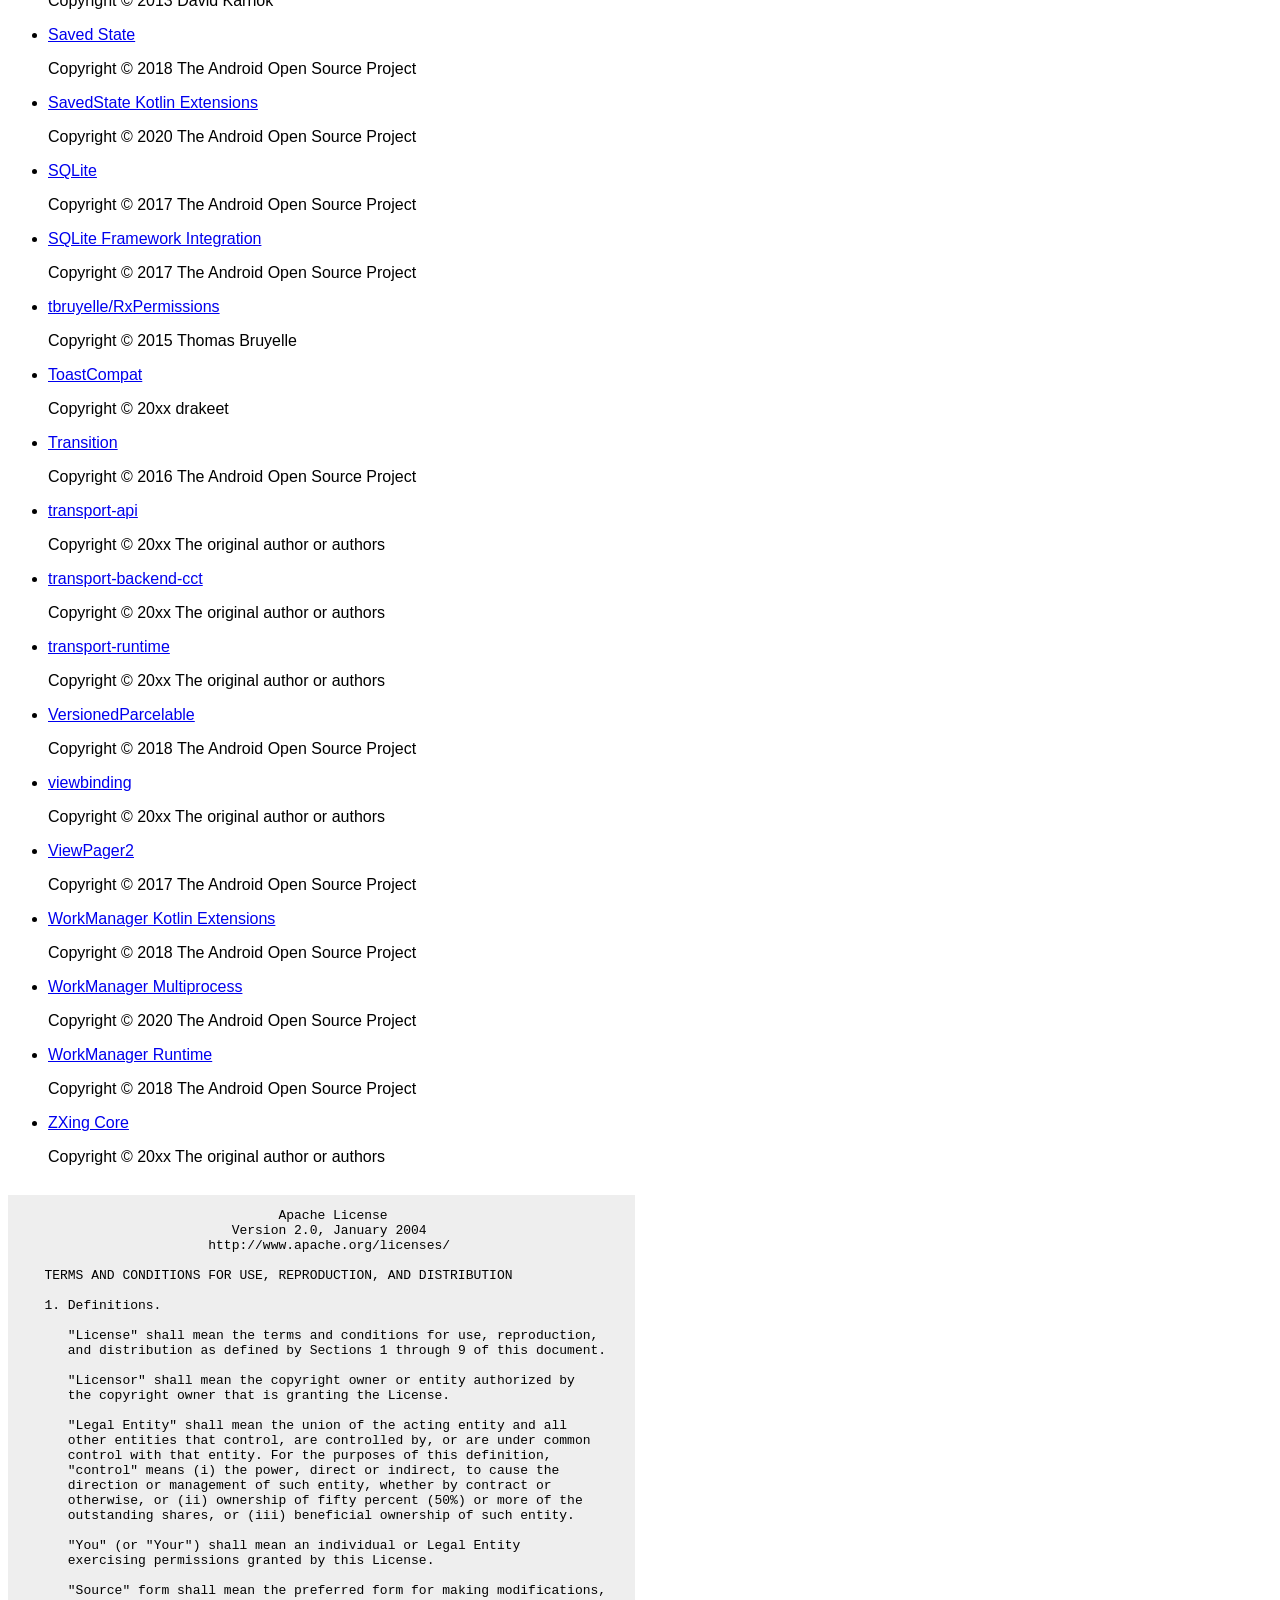
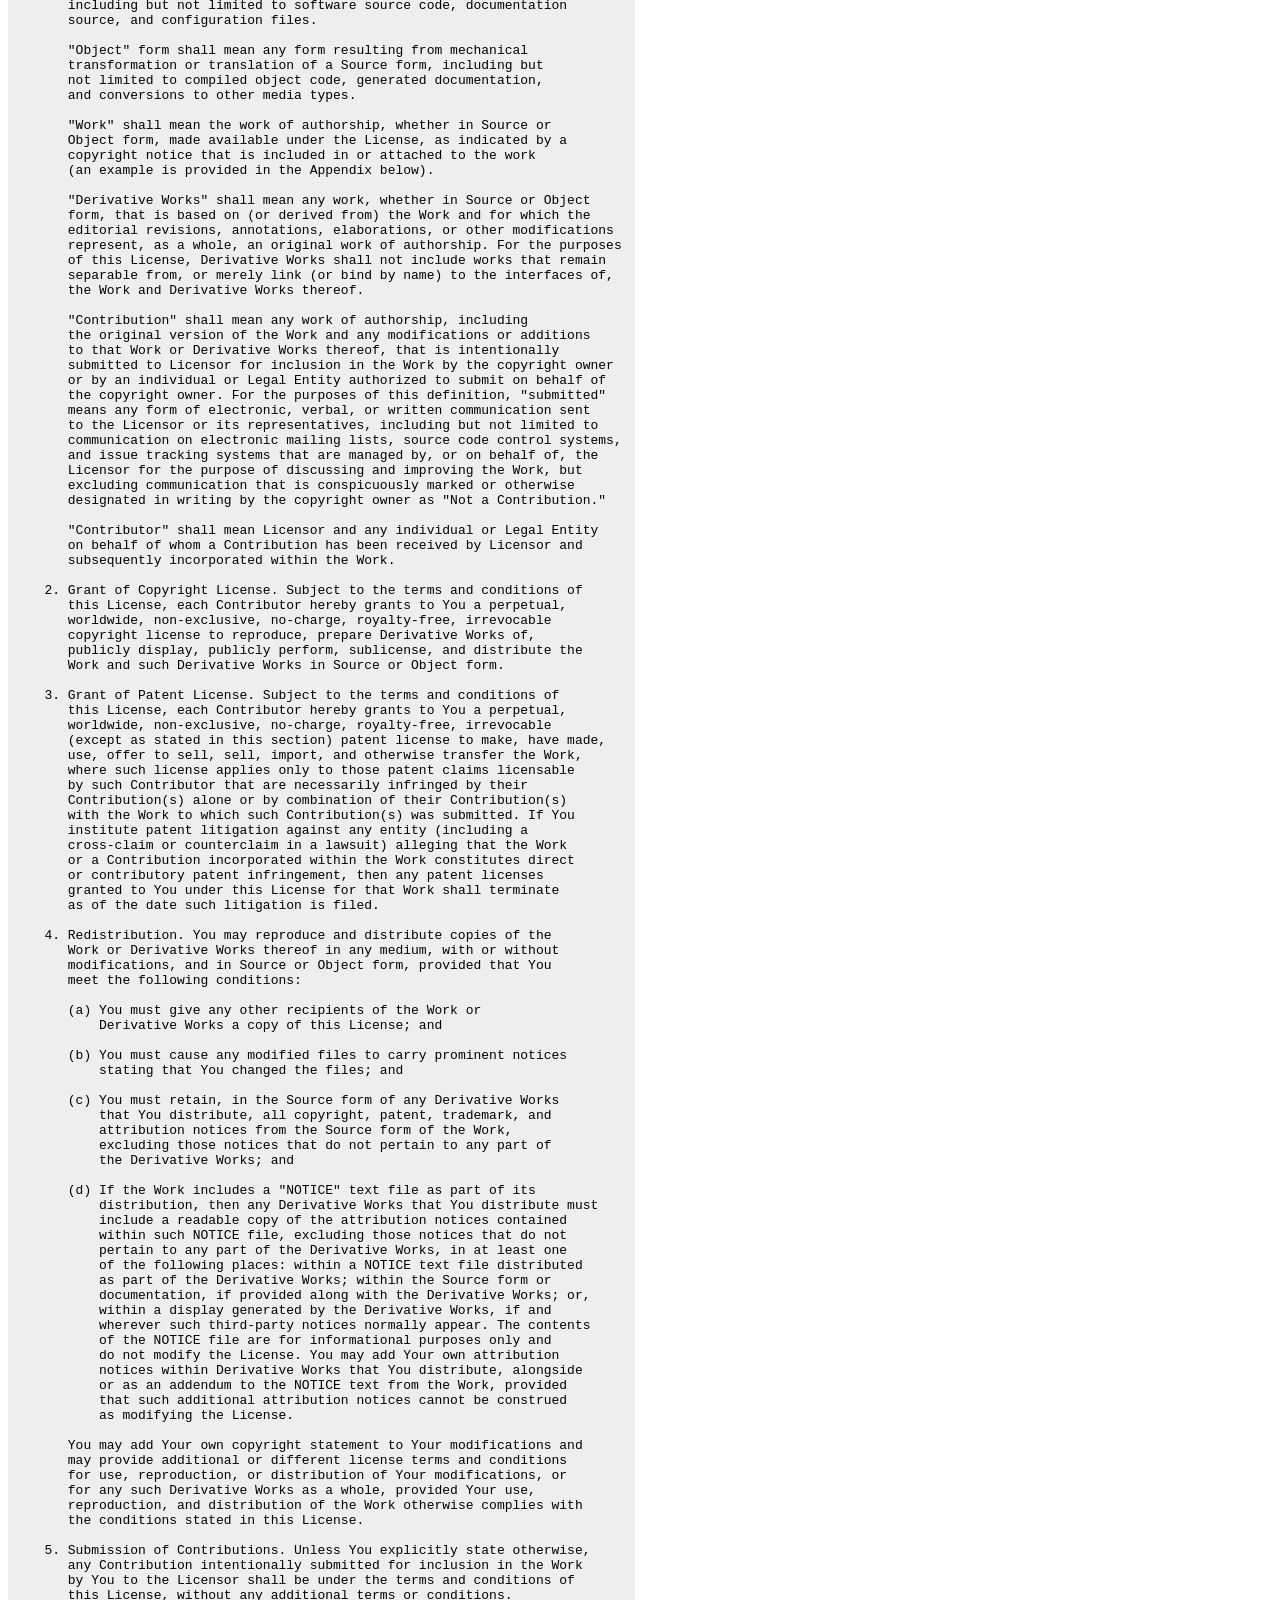
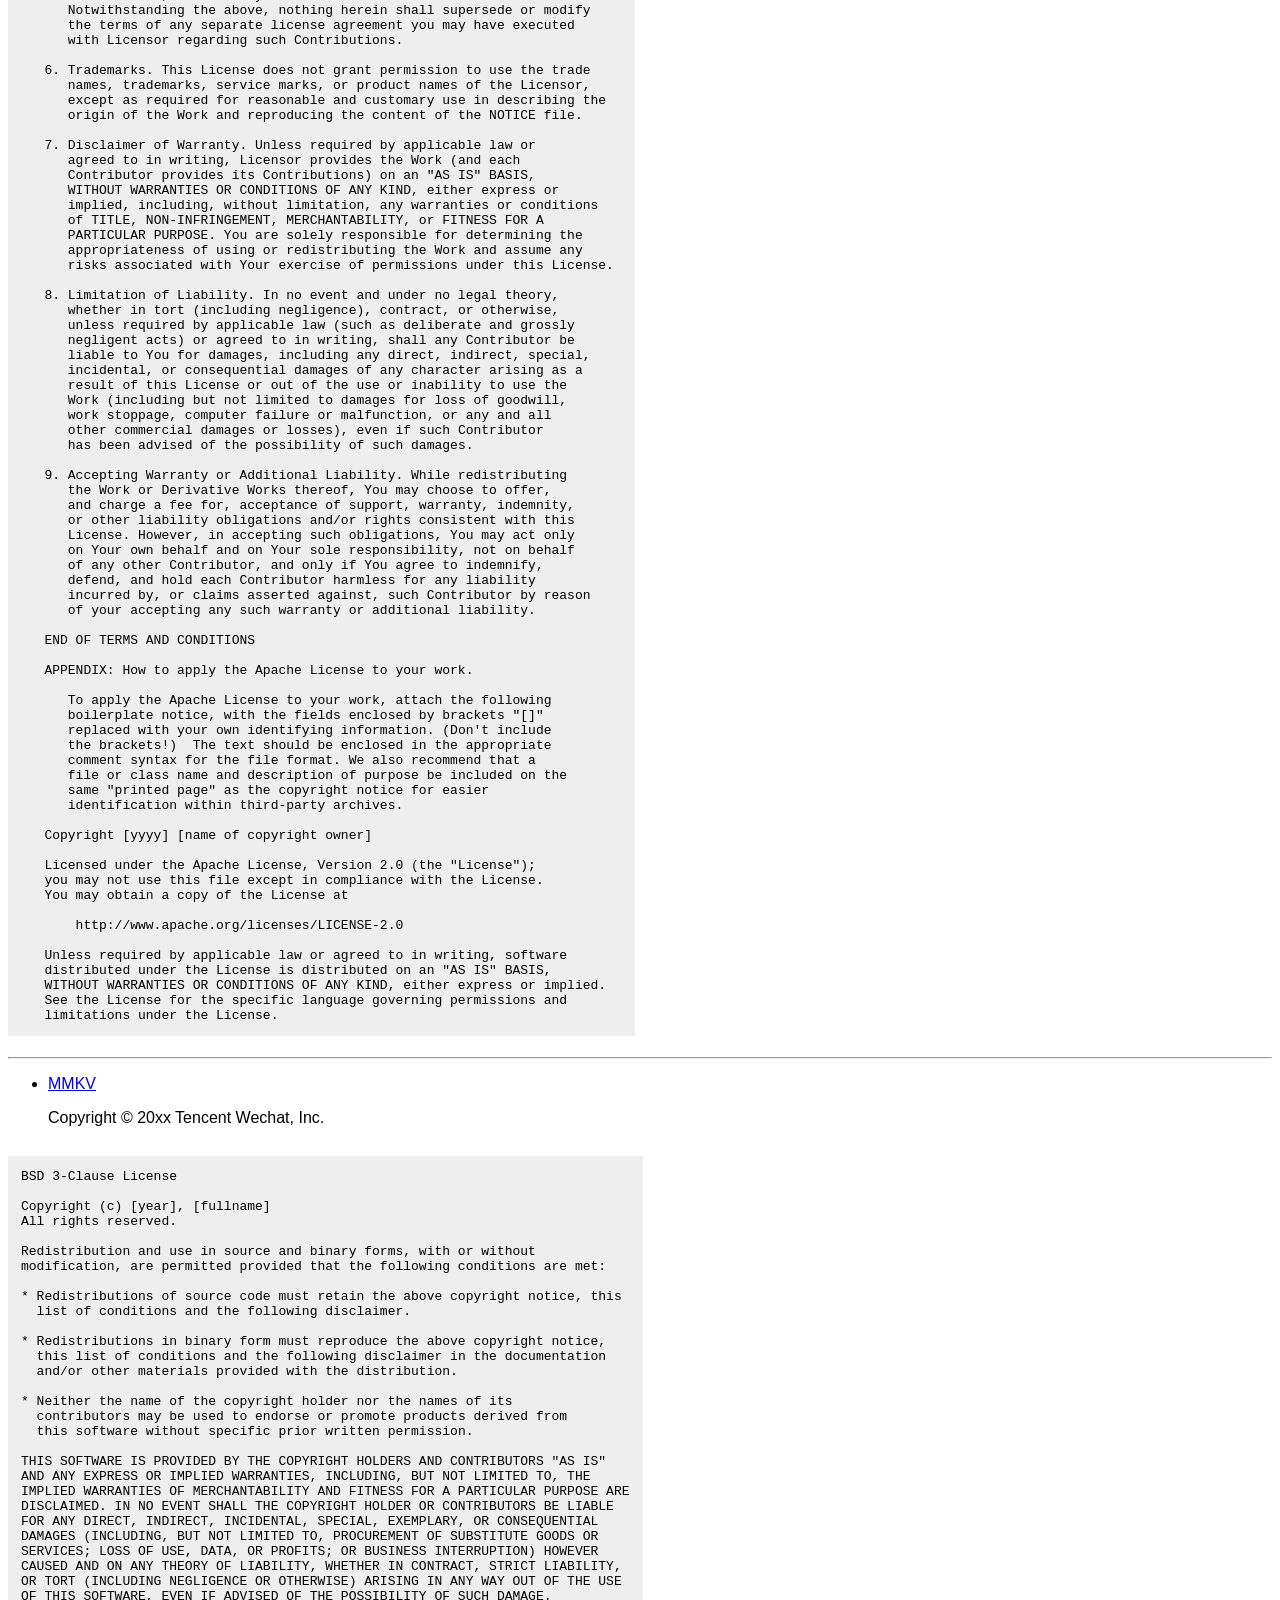
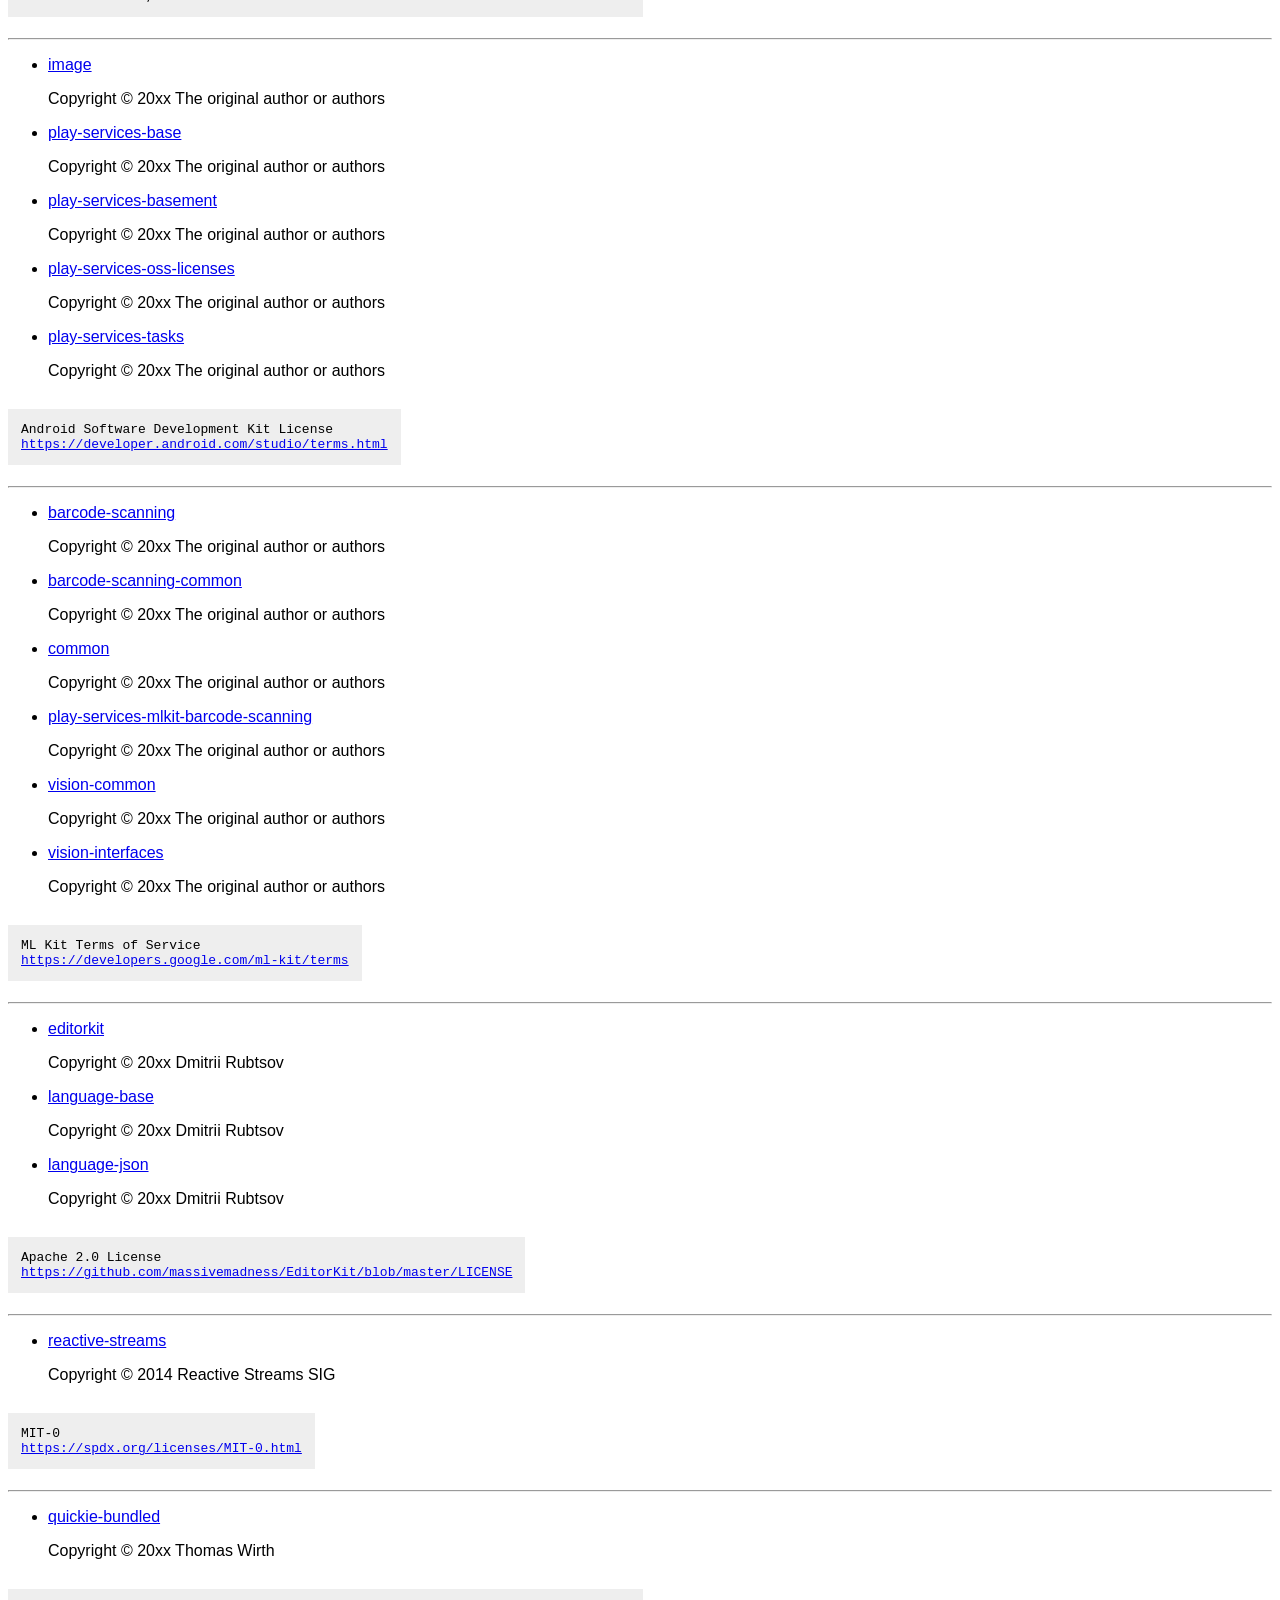
<file: ShieldVPN/app/src/main/assets/open_source_licenses.html>
<!DOCTYPE html>
<html lang="en">
  <head><meta http-equiv="content-type" content="text/html; charset=utf-8">
    <style>body { font-family: sans-serif; background-color: #ffffff; color: #000000; } a { color: #0000EE; } pre { background-color: #eeeeee; padding: 1em; white-space: pre-wrap; word-break: break-word; display: inline-block; } @media (prefers-color-scheme: dark) { body { background-color: #121212; color: #E0E0E0; } a { color: #BB86FC; } pre { background-color: #333333; color: #E0E0E0; } }</style>
    <title>Open source licenses</title>
  </head>
  <body>
    <h3>Notice for packages:</h3>
    <ul>
      <li><a href="#189946331">Camera Core</a>
        <dl>
          <dt>Copyright &copy; 2019 The Android Open Source Project</dt>
          <dd></dd>
        </dl>
      </li>
    </ul>
<a id="189946331"></a>
    <pre>                                 Apache License
                           Version 2.0, January 2004
                        http://www.apache.org/licenses/

   TERMS AND CONDITIONS FOR USE, REPRODUCTION, AND DISTRIBUTION

   1. Definitions.

      "License" shall mean the terms and conditions for use, reproduction,
      and distribution as defined by Sections 1 through 9 of this document.

      "Licensor" shall mean the copyright owner or entity authorized by
      the copyright owner that is granting the License.

      "Legal Entity" shall mean the union of the acting entity and all
      other entities that control, are controlled by, or are under common
      control with that entity. For the purposes of this definition,
      "control" means (i) the power, direct or indirect, to cause the
      direction or management of such entity, whether by contract or
      otherwise, or (ii) ownership of fifty percent (50%) or more of the
      outstanding shares, or (iii) beneficial ownership of such entity.

      "You" (or "Your") shall mean an individual or Legal Entity
      exercising permissions granted by this License.

      "Source" form shall mean the preferred form for making modifications,
      including but not limited to software source code, documentation
      source, and configuration files.

      "Object" form shall mean any form resulting from mechanical
      transformation or translation of a Source form, including but
      not limited to compiled object code, generated documentation,
      and conversions to other media types.

      "Work" shall mean the work of authorship, whether in Source or
      Object form, made available under the License, as indicated by a
      copyright notice that is included in or attached to the work
      (an example is provided in the Appendix below).

      "Derivative Works" shall mean any work, whether in Source or Object
      form, that is based on (or derived from) the Work and for which the
      editorial revisions, annotations, elaborations, or other modifications
      represent, as a whole, an original work of authorship. For the purposes
      of this License, Derivative Works shall not include works that remain
      separable from, or merely link (or bind by name) to the interfaces of,
      the Work and Derivative Works thereof.

      "Contribution" shall mean any work of authorship, including
      the original version of the Work and any modifications or additions
      to that Work or Derivative Works thereof, that is intentionally
      submitted to Licensor for inclusion in the Work by the copyright owner
      or by an individual or Legal Entity authorized to submit on behalf of
      the copyright owner. For the purposes of this definition, "submitted"
      means any form of electronic, verbal, or written communication sent
      to the Licensor or its representatives, including but not limited to
      communication on electronic mailing lists, source code control systems,
      and issue tracking systems that are managed by, or on behalf of, the
      Licensor for the purpose of discussing and improving the Work, but
      excluding communication that is conspicuously marked or otherwise
      designated in writing by the copyright owner as "Not a Contribution."

      "Contributor" shall mean Licensor and any individual or Legal Entity
      on behalf of whom a Contribution has been received by Licensor and
      subsequently incorporated within the Work.

   2. Grant of Copyright License. Subject to the terms and conditions of
      this License, each Contributor hereby grants to You a perpetual,
      worldwide, non-exclusive, no-charge, royalty-free, irrevocable
      copyright license to reproduce, prepare Derivative Works of,
      publicly display, publicly perform, sublicense, and distribute the
      Work and such Derivative Works in Source or Object form.

   3. Grant of Patent License. Subject to the terms and conditions of
      this License, each Contributor hereby grants to You a perpetual,
      worldwide, non-exclusive, no-charge, royalty-free, irrevocable
      (except as stated in this section) patent license to make, have made,
      use, offer to sell, sell, import, and otherwise transfer the Work,
      where such license applies only to those patent claims licensable
      by such Contributor that are necessarily infringed by their
      Contribution(s) alone or by combination of their Contribution(s)
      with the Work to which such Contribution(s) was submitted. If You
      institute patent litigation against any entity (including a
      cross-claim or counterclaim in a lawsuit) alleging that the Work
      or a Contribution incorporated within the Work constitutes direct
      or contributory patent infringement, then any patent licenses
      granted to You under this License for that Work shall terminate
      as of the date such litigation is filed.

   4. Redistribution. You may reproduce and distribute copies of the
      Work or Derivative Works thereof in any medium, with or without
      modifications, and in Source or Object form, provided that You
      meet the following conditions:

      (a) You must give any other recipients of the Work or
          Derivative Works a copy of this License; and

      (b) You must cause any modified files to carry prominent notices
          stating that You changed the files; and

      (c) You must retain, in the Source form of any Derivative Works
          that You distribute, all copyright, patent, trademark, and
          attribution notices from the Source form of the Work,
          excluding those notices that do not pertain to any part of
          the Derivative Works; and

      (d) If the Work includes a "NOTICE" text file as part of its
          distribution, then any Derivative Works that You distribute must
          include a readable copy of the attribution notices contained
          within such NOTICE file, excluding those notices that do not
          pertain to any part of the Derivative Works, in at least one
          of the following places: within a NOTICE text file distributed
          as part of the Derivative Works; within the Source form or
          documentation, if provided along with the Derivative Works; or,
          within a display generated by the Derivative Works, if and
          wherever such third-party notices normally appear. The contents
          of the NOTICE file are for informational purposes only and
          do not modify the License. You may add Your own attribution
          notices within Derivative Works that You distribute, alongside
          or as an addendum to the NOTICE text from the Work, provided
          that such additional attribution notices cannot be construed
          as modifying the License.

      You may add Your own copyright statement to Your modifications and
      may provide additional or different license terms and conditions
      for use, reproduction, or distribution of Your modifications, or
      for any such Derivative Works as a whole, provided Your use,
      reproduction, and distribution of the Work otherwise complies with
      the conditions stated in this License.

   5. Submission of Contributions. Unless You explicitly state otherwise,
      any Contribution intentionally submitted for inclusion in the Work
      by You to the Licensor shall be under the terms and conditions of
      this License, without any additional terms or conditions.
      Notwithstanding the above, nothing herein shall supersede or modify
      the terms of any separate license agreement you may have executed
      with Licensor regarding such Contributions.

   6. Trademarks. This License does not grant permission to use the trade
      names, trademarks, service marks, or product names of the Licensor,
      except as required for reasonable and customary use in describing the
      origin of the Work and reproducing the content of the NOTICE file.

   7. Disclaimer of Warranty. Unless required by applicable law or
      agreed to in writing, Licensor provides the Work (and each
      Contributor provides its Contributions) on an "AS IS" BASIS,
      WITHOUT WARRANTIES OR CONDITIONS OF ANY KIND, either express or
      implied, including, without limitation, any warranties or conditions
      of TITLE, NON-INFRINGEMENT, MERCHANTABILITY, or FITNESS FOR A
      PARTICULAR PURPOSE. You are solely responsible for determining the
      appropriateness of using or redistributing the Work and assume any
      risks associated with Your exercise of permissions under this License.

   8. Limitation of Liability. In no event and under no legal theory,
      whether in tort (including negligence), contract, or otherwise,
      unless required by applicable law (such as deliberate and grossly
      negligent acts) or agreed to in writing, shall any Contributor be
      liable to You for damages, including any direct, indirect, special,
      incidental, or consequential damages of any character arising as a
      result of this License or out of the use or inability to use the
      Work (including but not limited to damages for loss of goodwill,
      work stoppage, computer failure or malfunction, or any and all
      other commercial damages or losses), even if such Contributor
      has been advised of the possibility of such damages.

   9. Accepting Warranty or Additional Liability. While redistributing
      the Work or Derivative Works thereof, You may choose to offer,
      and charge a fee for, acceptance of support, warranty, indemnity,
      or other liability obligations and/or rights consistent with this
      License. However, in accepting such obligations, You may act only
      on Your own behalf and on Your sole responsibility, not on behalf
      of any other Contributor, and only if You agree to indemnify,
      defend, and hold each Contributor harmless for any liability
      incurred by, or claims asserted against, such Contributor by reason
      of your accepting any such warranty or additional liability.

   END OF TERMS AND CONDITIONS

   APPENDIX: How to apply the Apache License to your work.

      To apply the Apache License to your work, attach the following
      boilerplate notice, with the fields enclosed by brackets "[]"
      replaced with your own identifying information. (Don't include
      the brackets!)  The text should be enclosed in the appropriate
      comment syntax for the file format. We also recommend that a
      file or class name and description of purpose be included on the
      same "printed page" as the copyright notice for easier
      identification within third-party archives.

   Copyright [yyyy] [name of copyright owner]

   Licensed under the Apache License, Version 2.0 (the "License");
   you may not use this file except in compliance with the License.
   You may obtain a copy of the License at

       http://www.apache.org/licenses/LICENSE-2.0

   Unless required by applicable law or agreed to in writing, software
   distributed under the License is distributed on an "AS IS" BASIS,
   WITHOUT WARRANTIES OR CONDITIONS OF ANY KIND, either express or implied.
   See the License for the specific language governing permissions and
   limitations under the License.
</pre>
<br>
    <pre>BSD License
<a href="https://chromium.googlesource.com/libyuv/libyuv/+/refs/heads/main/README.chromium">https://chromium.googlesource.com/libyuv/libyuv/+/refs/heads/main/README.chromium</a></pre>
<br>
    <hr>
    <ul>
      <li><a href="#1934118923">Activity</a>
        <dl>
          <dt>Copyright &copy; 2018 The Android Open Source Project</dt>
          <dd></dd>
        </dl>
      </li>
      <li><a href="#1934118923">Activity Kotlin Extensions</a>
        <dl>
          <dt>Copyright &copy; 2018 The Android Open Source Project</dt>
          <dd></dd>
        </dl>
      </li>
      <li><a href="#1934118923">Android App Startup Runtime</a>
        <dl>
          <dt>Copyright &copy; 2020 The Android Open Source Project</dt>
          <dd></dd>
        </dl>
      </li>
      <li><a href="#1934118923">Android Arch-Common</a>
        <dl>
          <dt>Copyright &copy; 2017 The Android Open Source Project</dt>
          <dd></dd>
        </dl>
      </li>
      <li><a href="#1934118923">Android Arch-Runtime</a>
        <dl>
          <dt>Copyright &copy; 2017 The Android Open Source Project</dt>
          <dd></dd>
        </dl>
      </li>
      <li><a href="#1934118923">Android Emoji2 Compat</a>
        <dl>
          <dt>Copyright &copy; 2017 The Android Open Source Project</dt>
          <dd></dd>
        </dl>
      </li>
      <li><a href="#1934118923">Android Emoji2 Compat view helpers</a>
        <dl>
          <dt>Copyright &copy; 2017 The Android Open Source Project</dt>
          <dd></dd>
        </dl>
      </li>
      <li><a href="#1934118923">Android Multi-Dex Library</a>
        <dl>
          <dt>Copyright &copy; 2013 The Android Open Source Project</dt>
          <dd></dd>
        </dl>
      </li>
      <li><a href="#1934118923">Android Preferences KTX</a>
        <dl>
          <dt>Copyright &copy; 2018 The Android Open Source Project</dt>
          <dd></dd>
        </dl>
      </li>
      <li><a href="#1934118923">Android Resource Inspection - Annotations</a>
        <dl>
          <dt>Copyright &copy; 2021 The Android Open Source Project</dt>
          <dd></dd>
        </dl>
      </li>
      <li><a href="#1934118923">Android Support AnimatedVectorDrawable</a>
        <dl>
          <dt>Copyright &copy; 2015 The Android Open Source Project</dt>
          <dd></dd>
        </dl>
      </li>
      <li><a href="#1934118923">Android Support CardView v7</a>
        <dl>
          <dt>Copyright &copy; 2011 The Android Open Source Project</dt>
          <dd></dd>
        </dl>
      </li>
      <li><a href="#1934118923">Android Support DynamicAnimation</a>
        <dl>
          <dt>Copyright &copy; 2017 The Android Open Source Project</dt>
          <dd></dd>
        </dl>
      </li>
      <li><a href="#1934118923">Android Support ExifInterface</a>
        <dl>
          <dt>Copyright &copy; 2016 The Android Open Source Project</dt>
          <dd></dd>
        </dl>
      </li>
      <li><a href="#1934118923">Android Support Library Annotations</a>
        <dl>
          <dt>Copyright &copy; 2013 The Android Open Source Project</dt>
          <dd></dd>
        </dl>
      </li>
      <li><a href="#1934118923">Android Support Library Annotations</a>
        <dl>
          <dt>Copyright &copy; 2013 The Android Open Source Project</dt>
          <dd></dd>
        </dl>
      </li>
      <li><a href="#1934118923">Android Support Library Coordinator Layout</a>
        <dl>
          <dt>Copyright &copy; 2011 The Android Open Source Project</dt>
          <dd></dd>
        </dl>
      </li>
      <li><a href="#1934118923">Android Support Library core utils</a>
        <dl>
          <dt>Copyright &copy; 2011 The Android Open Source Project</dt>
          <dd></dd>
        </dl>
      </li>
      <li><a href="#1934118923">Android Support Library Cursor Adapter</a>
        <dl>
          <dt>Copyright &copy; 2018 The Android Open Source Project</dt>
          <dd></dd>
        </dl>
      </li>
      <li><a href="#1934118923">Android Support Library Custom View</a>
        <dl>
          <dt>Copyright &copy; 2018 The Android Open Source Project</dt>
          <dd></dd>
        </dl>
      </li>
      <li><a href="#1934118923">Android Support Library Document File</a>
        <dl>
          <dt>Copyright &copy; 2018 The Android Open Source Project</dt>
          <dd></dd>
        </dl>
      </li>
      <li><a href="#1934118923">Android Support Library Drawer Layout</a>
        <dl>
          <dt>Copyright &copy; 2018 The Android Open Source Project</dt>
          <dd></dd>
        </dl>
      </li>
      <li><a href="#1934118923">Android Support Library fragment</a>
        <dl>
          <dt>Copyright &copy; 2011 The Android Open Source Project</dt>
          <dd></dd>
        </dl>
      </li>
      <li><a href="#1934118923">Android Support Library Interpolators</a>
        <dl>
          <dt>Copyright &copy; 2018 The Android Open Source Project</dt>
          <dd></dd>
        </dl>
      </li>
      <li><a href="#1934118923">Android Support Library loader</a>
        <dl>
          <dt>Copyright &copy; 2011 The Android Open Source Project</dt>
          <dd></dd>
        </dl>
      </li>
      <li><a href="#1934118923">Android Support Library Local Broadcast Manager</a>
        <dl>
          <dt>Copyright &copy; 2018 The Android Open Source Project</dt>
          <dd></dd>
        </dl>
      </li>
      <li><a href="#1934118923">Android Support Library Print</a>
        <dl>
          <dt>Copyright &copy; 2018 The Android Open Source Project</dt>
          <dd></dd>
        </dl>
      </li>
      <li><a href="#1934118923">Android Support Library Sliding Pane Layout</a>
        <dl>
          <dt>Copyright &copy; 2018 The Android Open Source Project</dt>
          <dd></dd>
        </dl>
      </li>
      <li><a href="#1934118923">Android Support Library View Pager</a>
        <dl>
          <dt>Copyright &copy; 2018 The Android Open Source Project</dt>
          <dd></dd>
        </dl>
      </li>
      <li><a href="#1934118923">Android Support RecyclerView</a>
        <dl>
          <dt>Copyright &copy; 2014 The Android Open Source Project</dt>
          <dd></dd>
        </dl>
      </li>
      <li><a href="#1934118923">Android Support VectorDrawable</a>
        <dl>
          <dt>Copyright &copy; 2015 The Android Open Source Project</dt>
          <dd></dd>
        </dl>
      </li>
      <li><a href="#1934118923">Android Tracing</a>
        <dl>
          <dt>Copyright &copy; 2020 The Android Open Source Project</dt>
          <dd></dd>
        </dl>
      </li>
      <li><a href="#1934118923">Android Tracing Runtime Kotlin Extensions</a>
        <dl>
          <dt>Copyright &copy; 2020 The Android Open Source Project</dt>
          <dd></dd>
        </dl>
      </li>
      <li><a href="#1934118923">AndroidX Preference</a>
        <dl>
          <dt>Copyright &copy; 2015 The Android Open Source Project</dt>
          <dd></dd>
        </dl>
      </li>
      <li><a href="#1934118923">androidx.customview:poolingcontainer</a>
        <dl>
          <dt>Copyright &copy; 2021 The Android Open Source Project</dt>
          <dd></dd>
        </dl>
      </li>
      <li><a href="#1934118923">Annotation</a>
        <dl>
          <dt>Copyright &copy; 2013 The Android Open Source Project</dt>
          <dd></dd>
        </dl>
      </li>
      <li><a href="#1934118923">AppCompat</a>
        <dl>
          <dt>Copyright &copy; 2011 The Android Open Source Project</dt>
          <dd></dd>
        </dl>
      </li>
      <li><a href="#1934118923">AppCompat Resources</a>
        <dl>
          <dt>Copyright &copy; 2019 The Android Open Source Project</dt>
          <dd></dd>
        </dl>
      </li>
      <li><a href="#1934118923">AutoValue Annotations</a>
        <dl>
          <dt>Copyright &copy; 20xx The original author or authors</dt>
          <dd></dd>
        </dl>
      </li>
      <li><a href="#1934118923">Camera Lifecycle</a>
        <dl>
          <dt>Copyright &copy; 2019 The Android Open Source Project</dt>
          <dd></dd>
        </dl>
      </li>
      <li><a href="#1934118923">Camera Video</a>
        <dl>
          <dt>Copyright &copy; 2020 The Android Open Source Project</dt>
          <dd></dd>
        </dl>
      </li>
      <li><a href="#1934118923">Camera View</a>
        <dl>
          <dt>Copyright &copy; 2019 The Android Open Source Project</dt>
          <dd></dd>
        </dl>
      </li>
      <li><a href="#1934118923">Camera2</a>
        <dl>
          <dt>Copyright &copy; 2019 The Android Open Source Project</dt>
          <dd></dd>
        </dl>
      </li>
      <li><a href="#1934118923">collections</a>
        <dl>
          <dt>Copyright &copy; 2018 The Android Open Source Project</dt>
          <dd></dd>
        </dl>
      </li>
      <li><a href="#1934118923">Collections Kotlin Extensions</a>
        <dl>
          <dt>Copyright &copy; 2018 The Android Open Source Project</dt>
          <dd></dd>
        </dl>
      </li>
      <li><a href="#1934118923">ConstraintLayout</a>
        <dl>
          <dt>Copyright &copy; 2022 The Android Open Source Project</dt>
          <dd></dd>
        </dl>
      </li>
      <li><a href="#1934118923">ConstraintLayout Core</a>
        <dl>
          <dt>Copyright &copy; 2022 The Android Open Source Project</dt>
          <dd></dd>
        </dl>
      </li>
      <li><a href="#1934118923">Core</a>
        <dl>
          <dt>Copyright &copy; 2015 The Android Open Source Project</dt>
          <dd></dd>
        </dl>
      </li>
      <li><a href="#1934118923">Core Kotlin Extensions</a>
        <dl>
          <dt>Copyright &copy; 2018 The Android Open Source Project</dt>
          <dd></dd>
        </dl>
      </li>
      <li><a href="#1934118923">error-prone annotations</a>
        <dl>
          <dt>Copyright &copy; 20xx The original author or authors</dt>
          <dd></dd>
        </dl>
      </li>
      <li><a href="#1934118923">Experimental annotation</a>
        <dl>
          <dt>Copyright &copy; 2019 The Android Open Source Project</dt>
          <dd></dd>
        </dl>
      </li>
      <li><a href="#1934118923">firebase-annotations</a>
        <dl>
          <dt>Copyright &copy; 20xx The original author or authors</dt>
          <dd></dd>
        </dl>
      </li>
      <li><a href="#1934118923">firebase-components</a>
        <dl>
          <dt>Copyright &copy; 20xx The original author or authors</dt>
          <dd></dd>
        </dl>
      </li>
      <li><a href="#1934118923">firebase-encoders</a>
        <dl>
          <dt>Copyright &copy; 20xx The original author or authors</dt>
          <dd></dd>
        </dl>
      </li>
      <li><a href="#1934118923">firebase-encoders-json</a>
        <dl>
          <dt>Copyright &copy; 20xx The original author or authors</dt>
          <dd></dd>
        </dl>
      </li>
      <li><a href="#1934118923">flexbox-layout</a>
        <dl>
          <dt>Copyright &copy; 20xx Google</dt>
          <dd></dd>
        </dl>
      </li>
      <li><a href="#1934118923">Fragment Kotlin Extensions</a>
        <dl>
          <dt>Copyright &copy; 2018 The Android Open Source Project</dt>
          <dd></dd>
        </dl>
      </li>
      <li><a href="#1934118923">Futures</a>
        <dl>
          <dt>Copyright &copy; 2018 The Android Open Source Project</dt>
          <dd></dd>
        </dl>
      </li>
      <li><a href="#1934118923">Futures Kotlin Extensions</a>
        <dl>
          <dt>Copyright &copy; 2019 The Android Open Source Project</dt>
          <dd></dd>
        </dl>
      </li>
      <li><a href="#1934118923">Gson</a>
        <dl>
          <dt>Copyright &copy; 20xx The original author or authors</dt>
          <dd></dd>
        </dl>
      </li>
      <li><a href="#1934118923">Guava ListenableFuture only</a>
        <dl>
          <dt>Copyright &copy; 20xx The original author or authors</dt>
          <dd></dd>
        </dl>
      </li>
      <li><a href="#1934118923">javax.inject</a>
        <dl>
          <dt>Copyright &copy; 20xx The original author or authors</dt>
          <dd></dd>
        </dl>
      </li>
      <li><a href="#1934118923">JetBrains Java Annotations</a>
        <dl>
          <dt>Copyright &copy; 20xx JetBrains Team</dt>
          <dd></dd>
        </dl>
      </li>
      <li><a href="#1934118923">Jetpack WindowManager Library</a>
        <dl>
          <dt>Copyright &copy; 2020 The Android Open Source Project</dt>
          <dd></dd>
        </dl>
      </li>
      <li><a href="#1934118923">Kotlin Android Extensions Runtime</a>
        <dl>
          <dt>Copyright &copy; 20xx Kotlin Team</dt>
          <dd></dd>
        </dl>
      </li>
      <li><a href="#1934118923">Kotlin Stdlib</a>
        <dl>
          <dt>Copyright &copy; 20xx Kotlin Team</dt>
          <dd></dd>
        </dl>
      </li>
      <li><a href="#1934118923">Kotlin Stdlib Jdk7</a>
        <dl>
          <dt>Copyright &copy; 20xx Kotlin Team</dt>
          <dd></dd>
        </dl>
      </li>
      <li><a href="#1934118923">Kotlin Stdlib Jdk8</a>
        <dl>
          <dt>Copyright &copy; 20xx Kotlin Team</dt>
          <dd></dd>
        </dl>
      </li>
      <li><a href="#1934118923">kotlinx-coroutines-android</a>
        <dl>
          <dt>Copyright &copy; 20xx JetBrains Team</dt>
          <dd></dd>
        </dl>
      </li>
      <li><a href="#1934118923">kotlinx-coroutines-core</a>
        <dl>
          <dt>Copyright &copy; 20xx JetBrains Team</dt>
          <dd></dd>
        </dl>
      </li>
      <li><a href="#1934118923">Lifecycle Kotlin Extensions</a>
        <dl>
          <dt>Copyright &copy; 2019 The Android Open Source Project</dt>
          <dd></dd>
        </dl>
      </li>
      <li><a href="#1934118923">Lifecycle LiveData</a>
        <dl>
          <dt>Copyright &copy; 2017 The Android Open Source Project</dt>
          <dd></dd>
        </dl>
      </li>
      <li><a href="#1934118923">Lifecycle LiveData Core</a>
        <dl>
          <dt>Copyright &copy; 2017 The Android Open Source Project</dt>
          <dd></dd>
        </dl>
      </li>
      <li><a href="#1934118923">Lifecycle Process</a>
        <dl>
          <dt>Copyright &copy; 2018 The Android Open Source Project</dt>
          <dd></dd>
        </dl>
      </li>
      <li><a href="#1934118923">Lifecycle Runtime</a>
        <dl>
          <dt>Copyright &copy; 2017 The Android Open Source Project</dt>
          <dd></dd>
        </dl>
      </li>
      <li><a href="#1934118923">Lifecycle Runtime</a>
        <dl>
          <dt>Copyright &copy; 2017 The Android Open Source Project</dt>
          <dd></dd>
        </dl>
      </li>
      <li><a href="#1934118923">Lifecycle Service</a>
        <dl>
          <dt>Copyright &copy; 2018 The Android Open Source Project</dt>
          <dd></dd>
        </dl>
      </li>
      <li><a href="#1934118923">Lifecycle ViewModel</a>
        <dl>
          <dt>Copyright &copy; 2017 The Android Open Source Project</dt>
          <dd></dd>
        </dl>
      </li>
      <li><a href="#1934118923">Lifecycle ViewModel</a>
        <dl>
          <dt>Copyright &copy; 2017 The Android Open Source Project</dt>
          <dd></dd>
        </dl>
      </li>
      <li><a href="#1934118923">Lifecycle ViewModel</a>
        <dl>
          <dt>Copyright &copy; 2017 The Android Open Source Project</dt>
          <dd></dd>
        </dl>
      </li>
      <li><a href="#1934118923">Lifecycle ViewModel Kotlin Extensions</a>
        <dl>
          <dt>Copyright &copy; 2018 The Android Open Source Project</dt>
          <dd></dd>
        </dl>
      </li>
      <li><a href="#1934118923">Lifecycle ViewModel with SavedState</a>
        <dl>
          <dt>Copyright &copy; 2018 The Android Open Source Project</dt>
          <dd></dd>
        </dl>
      </li>
      <li><a href="#1934118923">Lifecycle-Common</a>
        <dl>
          <dt>Copyright &copy; 2017 The Android Open Source Project</dt>
          <dd></dd>
        </dl>
      </li>
      <li><a href="#1934118923">LiveData Core Kotlin Extensions</a>
        <dl>
          <dt>Copyright &copy; 2018 The Android Open Source Project</dt>
          <dd></dd>
        </dl>
      </li>
      <li><a href="#1934118923">LiveData Kotlin Extensions</a>
        <dl>
          <dt>Copyright &copy; 2018 The Android Open Source Project</dt>
          <dd></dd>
        </dl>
      </li>
      <li><a href="#1934118923">Material Components for Android</a>
        <dl>
          <dt>Copyright &copy; 2015 The Android Open Source Project</dt>
          <dd></dd>
        </dl>
      </li>
      <li><a href="#1934118923">Parcelize Runtime</a>
        <dl>
          <dt>Copyright &copy; 20xx Kotlin Team</dt>
          <dd></dd>
        </dl>
      </li>
      <li><a href="#1934118923">Profile Installer</a>
        <dl>
          <dt>Copyright &copy; 2021 The Android Open Source Project</dt>
          <dd></dd>
        </dl>
      </li>
      <li><a href="#1934118923">Room Kotlin Extensions</a>
        <dl>
          <dt>Copyright &copy; 2019 The Android Open Source Project</dt>
          <dd></dd>
        </dl>
      </li>
      <li><a href="#1934118923">Room-Common</a>
        <dl>
          <dt>Copyright &copy; 2017 The Android Open Source Project</dt>
          <dd></dd>
        </dl>
      </li>
      <li><a href="#1934118923">Room-Runtime</a>
        <dl>
          <dt>Copyright &copy; 2017 The Android Open Source Project</dt>
          <dd></dd>
        </dl>
      </li>
      <li><a href="#1934118923">RxAndroid</a>
        <dl>
          <dt>Copyright &copy; 20xx ReactiveX</dt>
          <dd></dd>
        </dl>
      </li>
      <li><a href="#1934118923">RxJava</a>
        <dl>
          <dt>Copyright &copy; 2013 David Karnok</dt>
          <dd></dd>
        </dl>
      </li>
      <li><a href="#1934118923">Saved State</a>
        <dl>
          <dt>Copyright &copy; 2018 The Android Open Source Project</dt>
          <dd></dd>
        </dl>
      </li>
      <li><a href="#1934118923">SavedState Kotlin Extensions</a>
        <dl>
          <dt>Copyright &copy; 2020 The Android Open Source Project</dt>
          <dd></dd>
        </dl>
      </li>
      <li><a href="#1934118923">SQLite</a>
        <dl>
          <dt>Copyright &copy; 2017 The Android Open Source Project</dt>
          <dd></dd>
        </dl>
      </li>
      <li><a href="#1934118923">SQLite Framework Integration</a>
        <dl>
          <dt>Copyright &copy; 2017 The Android Open Source Project</dt>
          <dd></dd>
        </dl>
      </li>
      <li><a href="#1934118923">tbruyelle/RxPermissions</a>
        <dl>
          <dt>Copyright &copy; 2015 Thomas Bruyelle</dt>
          <dd></dd>
        </dl>
      </li>
      <li><a href="#1934118923">ToastCompat</a>
        <dl>
          <dt>Copyright &copy; 20xx drakeet</dt>
          <dd></dd>
        </dl>
      </li>
      <li><a href="#1934118923">Transition</a>
        <dl>
          <dt>Copyright &copy; 2016 The Android Open Source Project</dt>
          <dd></dd>
        </dl>
      </li>
      <li><a href="#1934118923">transport-api</a>
        <dl>
          <dt>Copyright &copy; 20xx The original author or authors</dt>
          <dd></dd>
        </dl>
      </li>
      <li><a href="#1934118923">transport-backend-cct</a>
        <dl>
          <dt>Copyright &copy; 20xx The original author or authors</dt>
          <dd></dd>
        </dl>
      </li>
      <li><a href="#1934118923">transport-runtime</a>
        <dl>
          <dt>Copyright &copy; 20xx The original author or authors</dt>
          <dd></dd>
        </dl>
      </li>
      <li><a href="#1934118923">VersionedParcelable</a>
        <dl>
          <dt>Copyright &copy; 2018 The Android Open Source Project</dt>
          <dd></dd>
        </dl>
      </li>
      <li><a href="#1934118923">viewbinding</a>
        <dl>
          <dt>Copyright &copy; 20xx The original author or authors</dt>
          <dd></dd>
        </dl>
      </li>
      <li><a href="#1934118923">ViewPager2</a>
        <dl>
          <dt>Copyright &copy; 2017 The Android Open Source Project</dt>
          <dd></dd>
        </dl>
      </li>
      <li><a href="#1934118923">WorkManager Kotlin Extensions</a>
        <dl>
          <dt>Copyright &copy; 2018 The Android Open Source Project</dt>
          <dd></dd>
        </dl>
      </li>
      <li><a href="#1934118923">WorkManager Multiprocess</a>
        <dl>
          <dt>Copyright &copy; 2020 The Android Open Source Project</dt>
          <dd></dd>
        </dl>
      </li>
      <li><a href="#1934118923">WorkManager Runtime</a>
        <dl>
          <dt>Copyright &copy; 2018 The Android Open Source Project</dt>
          <dd></dd>
        </dl>
      </li>
      <li><a href="#1934118923">ZXing Core</a>
        <dl>
          <dt>Copyright &copy; 20xx The original author or authors</dt>
          <dd></dd>
        </dl>
      </li>
    </ul>
<a id="1934118923"></a>
    <pre>                                 Apache License
                           Version 2.0, January 2004
                        http://www.apache.org/licenses/

   TERMS AND CONDITIONS FOR USE, REPRODUCTION, AND DISTRIBUTION

   1. Definitions.

      "License" shall mean the terms and conditions for use, reproduction,
      and distribution as defined by Sections 1 through 9 of this document.

      "Licensor" shall mean the copyright owner or entity authorized by
      the copyright owner that is granting the License.

      "Legal Entity" shall mean the union of the acting entity and all
      other entities that control, are controlled by, or are under common
      control with that entity. For the purposes of this definition,
      "control" means (i) the power, direct or indirect, to cause the
      direction or management of such entity, whether by contract or
      otherwise, or (ii) ownership of fifty percent (50%) or more of the
      outstanding shares, or (iii) beneficial ownership of such entity.

      "You" (or "Your") shall mean an individual or Legal Entity
      exercising permissions granted by this License.

      "Source" form shall mean the preferred form for making modifications,
      including but not limited to software source code, documentation
      source, and configuration files.

      "Object" form shall mean any form resulting from mechanical
      transformation or translation of a Source form, including but
      not limited to compiled object code, generated documentation,
      and conversions to other media types.

      "Work" shall mean the work of authorship, whether in Source or
      Object form, made available under the License, as indicated by a
      copyright notice that is included in or attached to the work
      (an example is provided in the Appendix below).

      "Derivative Works" shall mean any work, whether in Source or Object
      form, that is based on (or derived from) the Work and for which the
      editorial revisions, annotations, elaborations, or other modifications
      represent, as a whole, an original work of authorship. For the purposes
      of this License, Derivative Works shall not include works that remain
      separable from, or merely link (or bind by name) to the interfaces of,
      the Work and Derivative Works thereof.

      "Contribution" shall mean any work of authorship, including
      the original version of the Work and any modifications or additions
      to that Work or Derivative Works thereof, that is intentionally
      submitted to Licensor for inclusion in the Work by the copyright owner
      or by an individual or Legal Entity authorized to submit on behalf of
      the copyright owner. For the purposes of this definition, "submitted"
      means any form of electronic, verbal, or written communication sent
      to the Licensor or its representatives, including but not limited to
      communication on electronic mailing lists, source code control systems,
      and issue tracking systems that are managed by, or on behalf of, the
      Licensor for the purpose of discussing and improving the Work, but
      excluding communication that is conspicuously marked or otherwise
      designated in writing by the copyright owner as "Not a Contribution."

      "Contributor" shall mean Licensor and any individual or Legal Entity
      on behalf of whom a Contribution has been received by Licensor and
      subsequently incorporated within the Work.

   2. Grant of Copyright License. Subject to the terms and conditions of
      this License, each Contributor hereby grants to You a perpetual,
      worldwide, non-exclusive, no-charge, royalty-free, irrevocable
      copyright license to reproduce, prepare Derivative Works of,
      publicly display, publicly perform, sublicense, and distribute the
      Work and such Derivative Works in Source or Object form.

   3. Grant of Patent License. Subject to the terms and conditions of
      this License, each Contributor hereby grants to You a perpetual,
      worldwide, non-exclusive, no-charge, royalty-free, irrevocable
      (except as stated in this section) patent license to make, have made,
      use, offer to sell, sell, import, and otherwise transfer the Work,
      where such license applies only to those patent claims licensable
      by such Contributor that are necessarily infringed by their
      Contribution(s) alone or by combination of their Contribution(s)
      with the Work to which such Contribution(s) was submitted. If You
      institute patent litigation against any entity (including a
      cross-claim or counterclaim in a lawsuit) alleging that the Work
      or a Contribution incorporated within the Work constitutes direct
      or contributory patent infringement, then any patent licenses
      granted to You under this License for that Work shall terminate
      as of the date such litigation is filed.

   4. Redistribution. You may reproduce and distribute copies of the
      Work or Derivative Works thereof in any medium, with or without
      modifications, and in Source or Object form, provided that You
      meet the following conditions:

      (a) You must give any other recipients of the Work or
          Derivative Works a copy of this License; and

      (b) You must cause any modified files to carry prominent notices
          stating that You changed the files; and

      (c) You must retain, in the Source form of any Derivative Works
          that You distribute, all copyright, patent, trademark, and
          attribution notices from the Source form of the Work,
          excluding those notices that do not pertain to any part of
          the Derivative Works; and

      (d) If the Work includes a "NOTICE" text file as part of its
          distribution, then any Derivative Works that You distribute must
          include a readable copy of the attribution notices contained
          within such NOTICE file, excluding those notices that do not
          pertain to any part of the Derivative Works, in at least one
          of the following places: within a NOTICE text file distributed
          as part of the Derivative Works; within the Source form or
          documentation, if provided along with the Derivative Works; or,
          within a display generated by the Derivative Works, if and
          wherever such third-party notices normally appear. The contents
          of the NOTICE file are for informational purposes only and
          do not modify the License. You may add Your own attribution
          notices within Derivative Works that You distribute, alongside
          or as an addendum to the NOTICE text from the Work, provided
          that such additional attribution notices cannot be construed
          as modifying the License.

      You may add Your own copyright statement to Your modifications and
      may provide additional or different license terms and conditions
      for use, reproduction, or distribution of Your modifications, or
      for any such Derivative Works as a whole, provided Your use,
      reproduction, and distribution of the Work otherwise complies with
      the conditions stated in this License.

   5. Submission of Contributions. Unless You explicitly state otherwise,
      any Contribution intentionally submitted for inclusion in the Work
      by You to the Licensor shall be under the terms and conditions of
      this License, without any additional terms or conditions.
      Notwithstanding the above, nothing herein shall supersede or modify
      the terms of any separate license agreement you may have executed
      with Licensor regarding such Contributions.

   6. Trademarks. This License does not grant permission to use the trade
      names, trademarks, service marks, or product names of the Licensor,
      except as required for reasonable and customary use in describing the
      origin of the Work and reproducing the content of the NOTICE file.

   7. Disclaimer of Warranty. Unless required by applicable law or
      agreed to in writing, Licensor provides the Work (and each
      Contributor provides its Contributions) on an "AS IS" BASIS,
      WITHOUT WARRANTIES OR CONDITIONS OF ANY KIND, either express or
      implied, including, without limitation, any warranties or conditions
      of TITLE, NON-INFRINGEMENT, MERCHANTABILITY, or FITNESS FOR A
      PARTICULAR PURPOSE. You are solely responsible for determining the
      appropriateness of using or redistributing the Work and assume any
      risks associated with Your exercise of permissions under this License.

   8. Limitation of Liability. In no event and under no legal theory,
      whether in tort (including negligence), contract, or otherwise,
      unless required by applicable law (such as deliberate and grossly
      negligent acts) or agreed to in writing, shall any Contributor be
      liable to You for damages, including any direct, indirect, special,
      incidental, or consequential damages of any character arising as a
      result of this License or out of the use or inability to use the
      Work (including but not limited to damages for loss of goodwill,
      work stoppage, computer failure or malfunction, or any and all
      other commercial damages or losses), even if such Contributor
      has been advised of the possibility of such damages.

   9. Accepting Warranty or Additional Liability. While redistributing
      the Work or Derivative Works thereof, You may choose to offer,
      and charge a fee for, acceptance of support, warranty, indemnity,
      or other liability obligations and/or rights consistent with this
      License. However, in accepting such obligations, You may act only
      on Your own behalf and on Your sole responsibility, not on behalf
      of any other Contributor, and only if You agree to indemnify,
      defend, and hold each Contributor harmless for any liability
      incurred by, or claims asserted against, such Contributor by reason
      of your accepting any such warranty or additional liability.

   END OF TERMS AND CONDITIONS

   APPENDIX: How to apply the Apache License to your work.

      To apply the Apache License to your work, attach the following
      boilerplate notice, with the fields enclosed by brackets "[]"
      replaced with your own identifying information. (Don't include
      the brackets!)  The text should be enclosed in the appropriate
      comment syntax for the file format. We also recommend that a
      file or class name and description of purpose be included on the
      same "printed page" as the copyright notice for easier
      identification within third-party archives.

   Copyright [yyyy] [name of copyright owner]

   Licensed under the Apache License, Version 2.0 (the "License");
   you may not use this file except in compliance with the License.
   You may obtain a copy of the License at

       http://www.apache.org/licenses/LICENSE-2.0

   Unless required by applicable law or agreed to in writing, software
   distributed under the License is distributed on an "AS IS" BASIS,
   WITHOUT WARRANTIES OR CONDITIONS OF ANY KIND, either express or implied.
   See the License for the specific language governing permissions and
   limitations under the License.
</pre>
<br>
    <hr>
    <ul>
      <li><a href="#2134416733">MMKV</a>
        <dl>
          <dt>Copyright &copy; 20xx Tencent Wechat, Inc.</dt>
          <dd></dd>
        </dl>
      </li>
    </ul>
<a id="2134416733"></a>
    <pre>BSD 3-Clause License

Copyright (c) [year], [fullname]
All rights reserved.

Redistribution and use in source and binary forms, with or without
modification, are permitted provided that the following conditions are met:

* Redistributions of source code must retain the above copyright notice, this
  list of conditions and the following disclaimer.

* Redistributions in binary form must reproduce the above copyright notice,
  this list of conditions and the following disclaimer in the documentation
  and/or other materials provided with the distribution.

* Neither the name of the copyright holder nor the names of its
  contributors may be used to endorse or promote products derived from
  this software without specific prior written permission.

THIS SOFTWARE IS PROVIDED BY THE COPYRIGHT HOLDERS AND CONTRIBUTORS "AS IS"
AND ANY EXPRESS OR IMPLIED WARRANTIES, INCLUDING, BUT NOT LIMITED TO, THE
IMPLIED WARRANTIES OF MERCHANTABILITY AND FITNESS FOR A PARTICULAR PURPOSE ARE
DISCLAIMED. IN NO EVENT SHALL THE COPYRIGHT HOLDER OR CONTRIBUTORS BE LIABLE
FOR ANY DIRECT, INDIRECT, INCIDENTAL, SPECIAL, EXEMPLARY, OR CONSEQUENTIAL
DAMAGES (INCLUDING, BUT NOT LIMITED TO, PROCUREMENT OF SUBSTITUTE GOODS OR
SERVICES; LOSS OF USE, DATA, OR PROFITS; OR BUSINESS INTERRUPTION) HOWEVER
CAUSED AND ON ANY THEORY OF LIABILITY, WHETHER IN CONTRACT, STRICT LIABILITY,
OR TORT (INCLUDING NEGLIGENCE OR OTHERWISE) ARISING IN ANY WAY OUT OF THE USE
OF THIS SOFTWARE, EVEN IF ADVISED OF THE POSSIBILITY OF SUCH DAMAGE.
</pre>
<br>
    <hr>
    <ul>
      <li><a href="#1121107629">image</a>
        <dl>
          <dt>Copyright &copy; 20xx The original author or authors</dt>
          <dd></dd>
        </dl>
      </li>
      <li><a href="#1121107629">play-services-base</a>
        <dl>
          <dt>Copyright &copy; 20xx The original author or authors</dt>
          <dd></dd>
        </dl>
      </li>
      <li><a href="#1121107629">play-services-basement</a>
        <dl>
          <dt>Copyright &copy; 20xx The original author or authors</dt>
          <dd></dd>
        </dl>
      </li>
      <li><a href="#1121107629">play-services-oss-licenses</a>
        <dl>
          <dt>Copyright &copy; 20xx The original author or authors</dt>
          <dd></dd>
        </dl>
      </li>
      <li><a href="#1121107629">play-services-tasks</a>
        <dl>
          <dt>Copyright &copy; 20xx The original author or authors</dt>
          <dd></dd>
        </dl>
      </li>
    </ul>
<a id="1121107629"></a>
    <pre>Android Software Development Kit License
<a href="https://developer.android.com/studio/terms.html">https://developer.android.com/studio/terms.html</a></pre>
<br>
    <hr>
    <ul>
      <li><a href="#-1837751947">barcode-scanning</a>
        <dl>
          <dt>Copyright &copy; 20xx The original author or authors</dt>
          <dd></dd>
        </dl>
      </li>
      <li><a href="#-1837751947">barcode-scanning-common</a>
        <dl>
          <dt>Copyright &copy; 20xx The original author or authors</dt>
          <dd></dd>
        </dl>
      </li>
      <li><a href="#-1837751947">common</a>
        <dl>
          <dt>Copyright &copy; 20xx The original author or authors</dt>
          <dd></dd>
        </dl>
      </li>
      <li><a href="#-1837751947">play-services-mlkit-barcode-scanning</a>
        <dl>
          <dt>Copyright &copy; 20xx The original author or authors</dt>
          <dd></dd>
        </dl>
      </li>
      <li><a href="#-1837751947">vision-common</a>
        <dl>
          <dt>Copyright &copy; 20xx The original author or authors</dt>
          <dd></dd>
        </dl>
      </li>
      <li><a href="#-1837751947">vision-interfaces</a>
        <dl>
          <dt>Copyright &copy; 20xx The original author or authors</dt>
          <dd></dd>
        </dl>
      </li>
    </ul>
<a id="-1837751947"></a>
    <pre>ML Kit Terms of Service
<a href="https://developers.google.com/ml-kit/terms">https://developers.google.com/ml-kit/terms</a></pre>
<br>
    <hr>
    <ul>
      <li><a href="#1258221018">editorkit</a>
        <dl>
          <dt>Copyright &copy; 20xx Dmitrii Rubtsov</dt>
          <dd></dd>
        </dl>
      </li>
      <li><a href="#1258221018">language-base</a>
        <dl>
          <dt>Copyright &copy; 20xx Dmitrii Rubtsov</dt>
          <dd></dd>
        </dl>
      </li>
      <li><a href="#1258221018">language-json</a>
        <dl>
          <dt>Copyright &copy; 20xx Dmitrii Rubtsov</dt>
          <dd></dd>
        </dl>
      </li>
    </ul>
<a id="1258221018"></a>
    <pre>Apache 2.0 License
<a href="https://github.com/massivemadness/EditorKit/blob/master/LICENSE">https://github.com/massivemadness/EditorKit/blob/master/LICENSE</a></pre>
<br>
    <hr>
    <ul>
      <li><a href="#402152448">reactive-streams</a>
        <dl>
          <dt>Copyright &copy; 2014 Reactive Streams SIG</dt>
          <dd></dd>
        </dl>
      </li>
    </ul>
<a id="402152448"></a>
    <pre>MIT-0
<a href="https://spdx.org/licenses/MIT-0.html">https://spdx.org/licenses/MIT-0.html</a></pre>
<br>
    <hr>
    <ul>
      <li><a href="#1783810846">quickie-bundled</a>
        <dl>
          <dt>Copyright &copy; 20xx Thomas Wirth</dt>
          <dd></dd>
        </dl>
      </li>
    </ul>
<a id="1783810846"></a>
    <pre>MIT License

Copyright (c) [year] [fullname]

Permission is hereby granted, free of charge, to any person obtaining a copy
of this software and associated documentation files (the "Software"), to deal
in the Software without restriction, including without limitation the rights
to use, copy, modify, merge, publish, distribute, sublicense, and/or sell
copies of the Software, and to permit persons to whom the Software is
furnished to do so, subject to the following conditions:

The above copyright notice and this permission notice shall be included in all
copies or substantial portions of the Software.

THE SOFTWARE IS PROVIDED "AS IS", WITHOUT WARRANTY OF ANY KIND, EXPRESS OR
IMPLIED, INCLUDING BUT NOT LIMITED TO THE WARRANTIES OF MERCHANTABILITY,
FITNESS FOR A PARTICULAR PURPOSE AND NONINFRINGEMENT. IN NO EVENT SHALL THE
AUTHORS OR COPYRIGHT HOLDERS BE LIABLE FOR ANY CLAIM, DAMAGES OR OTHER
LIABILITY, WHETHER IN AN ACTION OF CONTRACT, TORT OR OTHERWISE, ARISING FROM,
OUT OF OR IN CONNECTION WITH THE SOFTWARE OR THE USE OR OTHER DEALINGS IN THE
SOFTWARE.
</pre>
<br>
    <hr>
  </body>
</html>
</file>
<file: site/styles.css>
:root {
  --bg: #080e18;
  --bg-soft: #0d1626;
  --card: #121d31;
  --stroke: #1e2c45;
  --text: #e8eefb;
  --muted: #93a4bf;
  --accent: #22c55e;
  --accent-dark: #15803d;
  --radius: 20px;
}

* { box-sizing: border-box; }

html, body {
  margin: 0;
  padding: 0;
  background: var(--bg);
  color: var(--text);
  font-family: "Inter", "Segoe UI", system-ui, -apple-system, "Helvetica Neue", Arial, sans-serif;
  -webkit-font-smoothing: antialiased;
  scroll-behavior: smooth;
}

a { color: inherit; text-decoration: none; }

code {
  font-family: ui-monospace, "SFMono-Regular", Menlo, Consolas, monospace;
  background: rgba(255, 255, 255, 0.06);
  padding: 2px 6px;
  border-radius: 6px;
  font-size: 0.86em;
}

/* ------------------------------------------------------------------- nav */

.nav {
  position: sticky;
  top: 0;
  z-index: 20;
  display: flex;
  align-items: center;
  justify-content: space-between;
  gap: 16px;
  padding: 14px clamp(18px, 5vw, 64px);
  background: rgba(8, 14, 24, 0.78);
  backdrop-filter: blur(14px);
  border-bottom: 1px solid rgba(255, 255, 255, 0.06);
}

.brand {
  display: inline-flex;
  align-items: center;
  gap: 10px;
  font-weight: 700;
  letter-spacing: 0.2px;
}

.nav nav {
  display: flex;
  align-items: center;
  gap: clamp(12px, 2vw, 26px);
  font-size: 14px;
  color: var(--muted);
}

.nav nav a:hover { color: var(--text); }

.nav-cta {
  padding: 8px 16px;
  border-radius: 999px;
  border: 1px solid var(--stroke);
  color: var(--text) !important;
  background: rgba(34, 197, 94, 0.12);
}

/* ------------------------------------------------------------------ hero */

.hero {
  position: relative;
  overflow: hidden;
  padding: clamp(48px, 9vw, 110px) clamp(18px, 5vw, 64px) clamp(40px, 7vw, 90px);
}

.glow {
  position: absolute;
  inset: -30% 10% auto;
  height: 620px;
  background:
    radial-gradient(closest-side, rgba(34, 197, 94, 0.22), transparent 70%),
    radial-gradient(closest-side at 70% 40%, rgba(56, 130, 246, 0.18), transparent 72%);
  filter: blur(10px);
  pointer-events: none;
}

.hero-inner {
  position: relative;
  max-width: 820px;
  margin: 0 auto;
  text-align: center;
}

.hero-icon {
  border-radius: 26px;
  box-shadow: 0 20px 60px rgba(34, 197, 94, 0.25);
}

h1 {
  margin: 26px 0 18px;
  font-size: clamp(30px, 5.4vw, 54px);
  line-height: 1.1;
  letter-spacing: -0.02em;
  font-weight: 800;
}

.lead {
  margin: 0 auto;
  max-width: 620px;
  color: var(--muted);
  font-size: clamp(15px, 1.7vw, 18px);
  line-height: 1.65;
}

.hero-actions {
  display: flex;
  flex-direction: column;
  align-items: center;
  gap: 10px;
  margin-top: 34px;
}

.btn {
  display: inline-flex;
  align-items: center;
  justify-content: center;
  gap: 10px;
  border-radius: 999px;
  font-weight: 700;
  cursor: pointer;
  transition: transform 0.15s ease, box-shadow 0.15s ease, background 0.15s ease;
}

.btn-primary {
  padding: 18px 46px;
  font-size: clamp(16px, 2vw, 19px);
  color: #05130a;
  background: linear-gradient(135deg, #35d977, var(--accent) 45%, var(--accent-dark));
  box-shadow: 0 14px 40px rgba(34, 197, 94, 0.35);
}

.btn-primary:hover {
  transform: translateY(-2px);
  box-shadow: 0 18px 48px rgba(34, 197, 94, 0.45);
}

.btn-primary:active { transform: translateY(0); }

.meta {
  color: var(--muted);
  font-size: 13px;
}

.pills {
  display: flex;
  flex-wrap: wrap;
  justify-content: center;
  gap: 10px;
  padding: 0;
  margin: 30px 0 0;
  list-style: none;
}

.pills li {
  padding: 7px 14px;
  border-radius: 999px;
  border: 1px solid var(--stroke);
  background: rgba(255, 255, 255, 0.03);
  color: var(--muted);
  font-size: 13px;
}

/* -------------------------------------------------------------- features */

.features {
  display: grid;
  grid-template-columns: repeat(auto-fit, minmax(260px, 1fr));
  gap: 18px;
  max-width: 1120px;
  margin: 0 auto;
  padding: 0 clamp(18px, 5vw, 64px) clamp(40px, 6vw, 80px);
}

.card {
  padding: 28px;
  border-radius: var(--radius);
  border: 1px solid var(--stroke);
  background: linear-gradient(180deg, var(--card), var(--bg-soft));
}

.card-icon {
  width: 46px;
  height: 46px;
  display: grid;
  place-items: center;
  border-radius: 14px;
  background: rgba(34, 197, 94, 0.14);
  color: var(--accent);
  font-size: 22px;
  font-weight: 700;
}

.card h2 {
  margin: 18px 0 10px;
  font-size: 19px;
}

.card p {
  margin: 0;
  color: var(--muted);
  font-size: 14.5px;
  line-height: 1.65;
}

/* --------------------------------------------------------------- install */

.install {
  max-width: 860px;
  margin: 0 auto;
  padding: 0 clamp(18px, 5vw, 64px) clamp(48px, 7vw, 90px);
}

.install h2 {
  font-size: clamp(24px, 3.4vw, 34px);
  margin: 0 0 26px;
  letter-spacing: -0.01em;
}

.install ol {
  list-style: none;
  margin: 0;
  padding: 0;
  display: grid;
  gap: 16px;
}

.install li {
  display: flex;
  gap: 16px;
  padding: 20px;
  border-radius: var(--radius);
  border: 1px solid var(--stroke);
  background: var(--bg-soft);
}

.step {
  flex: 0 0 34px;
  height: 34px;
  display: grid;
  place-items: center;
  border-radius: 50%;
  background: rgba(34, 197, 94, 0.15);
  color: var(--accent);
  font-weight: 700;
}

.install strong { display: block; margin-bottom: 6px; }

.install p {
  margin: 0;
  color: var(--muted);
  font-size: 14px;
  line-height: 1.6;
}

.notice {
  margin-top: 22px;
  padding: 18px 20px;
  border-radius: 16px;
  border: 1px dashed rgba(34, 197, 94, 0.4);
  background: rgba(34, 197, 94, 0.07);
  color: var(--muted);
  font-size: 14px;
  line-height: 1.6;
}

.notice strong { color: var(--text); }

/* --------------------------------------------------------------- platforms */

.cta-row {
  display: flex;
  flex-wrap: wrap;
  justify-content: center;
  gap: 12px;
}

.btn-ghost {
  padding: 17px 30px;
  font-size: 16px;
  border: 1px solid var(--stroke);
  background: rgba(255, 255, 255, 0.04);
  color: var(--text);
}

.btn-ghost:hover { background: rgba(255, 255, 255, 0.08); }

.btn-sm {
  padding: 12px 22px;
  font-size: 14px;
}

.platforms {
  max-width: 1120px;
  margin: 0 auto;
  padding: 0 clamp(18px, 5vw, 64px) clamp(40px, 6vw, 80px);
}

.platforms h2,
.pricing h2,
.faq h2 {
  font-size: clamp(24px, 3.4vw, 34px);
  margin: 0 0 14px;
  letter-spacing: -0.01em;
}

.platform-grid {
  display: grid;
  grid-template-columns: repeat(auto-fit, minmax(280px, 1fr));
  gap: 18px;
  margin-top: 24px;
}

.platform {
  padding: 26px;
  border-radius: var(--radius);
  border: 1px solid var(--stroke);
  background: linear-gradient(180deg, var(--card), var(--bg-soft));
  display: flex;
  flex-direction: column;
}

.platform-head {
  display: flex;
  align-items: center;
  gap: 12px;
}

.platform-icon {
  width: 44px;
  height: 44px;
  display: grid;
  place-items: center;
  border-radius: 14px;
  background: rgba(34, 197, 94, 0.14);
  font-size: 22px;
}

.platform h3 {
  margin: 0;
  font-size: 21px;
}

.platform p {
  margin: 14px 0 20px;
  color: var(--muted);
  font-size: 14.5px;
  line-height: 1.65;
}

.platform-actions {
  display: flex;
  flex-wrap: wrap;
  gap: 10px;
  margin-top: auto;
}

/* ----------------------------------------------------------------- pricing */

.pricing {
  max-width: 1120px;
  margin: 0 auto;
  padding: 0 clamp(18px, 5vw, 64px) clamp(40px, 6vw, 80px);
}

.pricing-lead {
  max-width: 620px;
  margin: 0 0 26px;
  color: var(--muted);
  font-size: 15px;
  line-height: 1.65;
}

.price-grid {
  display: grid;
  grid-template-columns: repeat(auto-fit, minmax(240px, 1fr));
  gap: 18px;
}

.price {
  position: relative;
  padding: 28px 24px;
  border-radius: var(--radius);
  border: 1px solid var(--stroke);
  background: var(--bg-soft);
  text-align: center;
}

.price h3 {
  margin: 0 0 14px;
  font-size: 17px;
  color: var(--muted);
  font-weight: 600;
}

.price-value {
  font-size: 40px;
  font-weight: 800;
  letter-spacing: -0.02em;
}

.price-stars {
  margin-top: 6px;
  color: var(--muted);
  font-size: 13px;
}

.price-note {
  margin-top: 8px;
  color: var(--accent);
  font-size: 13px;
  font-weight: 600;
}

.price .btn {
  margin-top: 20px;
  width: 100%;
}

.price-hot {
  border-color: rgba(34, 197, 94, 0.55);
  background: linear-gradient(180deg, rgba(34, 197, 94, 0.12), var(--bg-soft));
  box-shadow: 0 18px 50px rgba(34, 197, 94, 0.16);
}

.badge {
  position: absolute;
  top: -12px;
  left: 50%;
  transform: translateX(-50%);
  padding: 4px 12px;
  border-radius: 999px;
  background: var(--accent);
  color: #05130a;
  font-size: 11px;
  font-weight: 700;
  letter-spacing: 0.3px;
  text-transform: uppercase;
  white-space: nowrap;
}

.notice-center {
  margin-top: 26px;
  text-align: center;
}

.notice a {
  color: var(--accent);
  text-decoration: underline;
}

/* --------------------------------------------------------------------- faq */

.faq {
  max-width: 860px;
  margin: 0 auto;
  padding: 0 clamp(18px, 5vw, 64px) clamp(48px, 7vw, 90px);
}

.faq details {
  padding: 16px 20px;
  margin-bottom: 12px;
  border-radius: 16px;
  border: 1px solid var(--stroke);
  background: var(--bg-soft);
}

.faq summary {
  cursor: pointer;
  font-weight: 600;
  list-style: none;
}

.faq summary::-webkit-details-marker { display: none; }

.faq summary::after {
  content: "+";
  float: right;
  color: var(--accent);
  font-weight: 700;
}

.faq details[open] summary::after { content: "−"; }

.faq p {
  margin: 12px 0 0;
  color: var(--muted);
  font-size: 14.5px;
  line-height: 1.65;
}

/* ---------------------------------------------------------------- footer */

footer {
  border-top: 1px solid rgba(255, 255, 255, 0.06);
  padding: 26px clamp(18px, 5vw, 64px);
  color: var(--muted);
  font-size: 13px;
}

.footer-inner {
  display: flex;
  flex-wrap: wrap;
  justify-content: center;
  align-items: center;
  gap: 8px;
  max-width: 1120px;
  margin: 0 auto;
}

footer a:hover { color: var(--text); }

.dot { opacity: 0.4; }

@media (max-width: 520px) {
  .nav nav a:not(.nav-cta) { display: none; }
  .btn-primary { width: 100%; padding: 17px 24px; }
  .hero-actions { align-items: stretch; }
}
</file>
